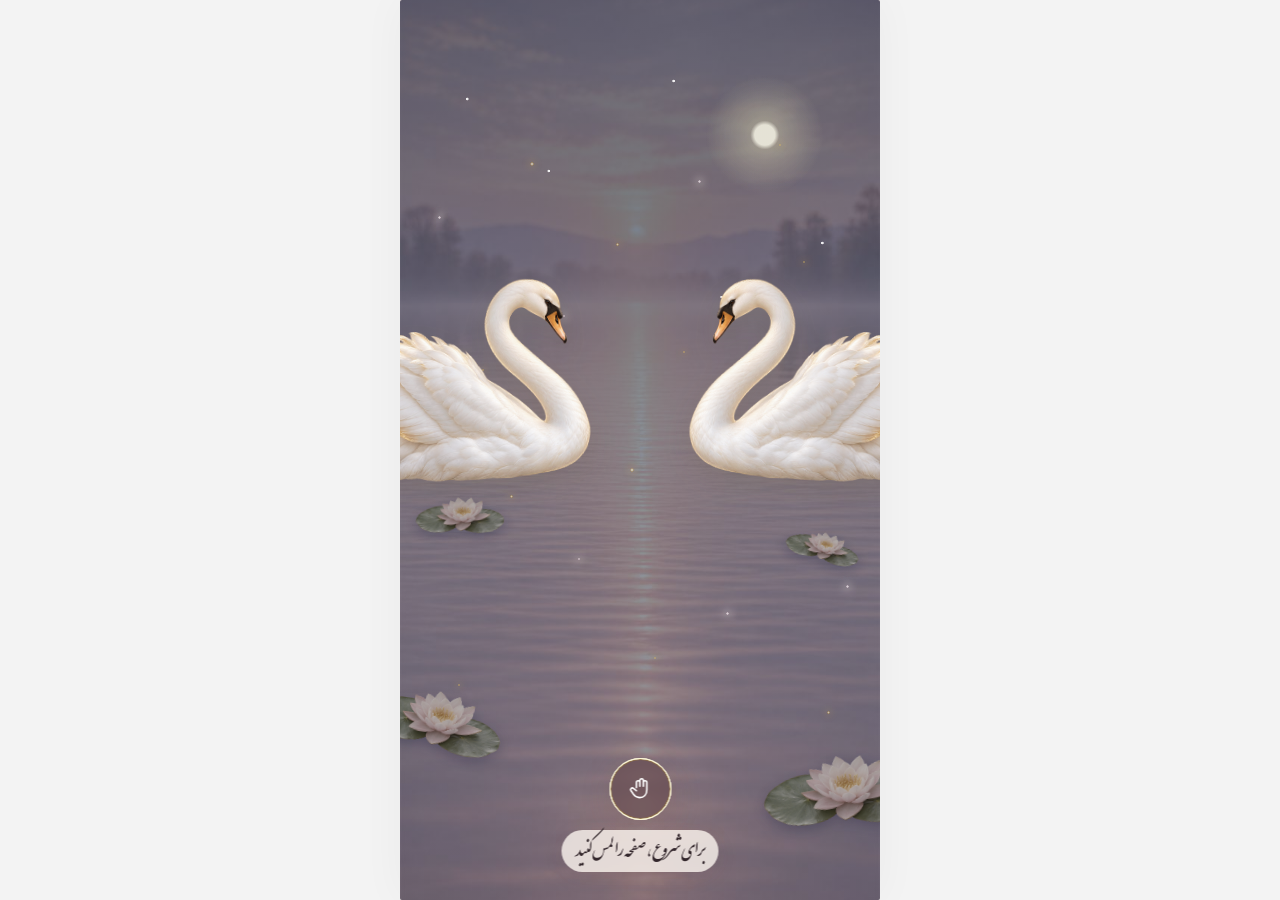
<file: index.html>
<!doctype html>
<html lang="fa" dir="rtl">
  <head>
    <meta charset="UTF-8" />
    <base href="/" />
    <meta name="viewport" content="width=device-width, initial-scale=1, viewport-fit=cover" />
    <meta name="theme-color" content="#f3f3f3" />
    <meta name="description" content="دعوت‌نامه عروسی" />
    <title>دعوت‌نامه عروسی ما</title>
    <link rel="preload" href="./src/fonts/IranNastaliq.ttf" as="font" type="font/ttf" crossorigin />
    <link rel="preload" href="./src/assets/swan-lake-background-mobile.jpg" as="image" fetchpriority="high" />
    <link rel="stylesheet" href="./styles.css?v=20261029-2" />
  </head>
  <body class="is-loading">
    <div class="app-loader" id="app-loader" role="status" aria-live="polite" aria-label="در حال آماده‌سازی دعوت‌نامه">
      <div class="app-loader__mark" aria-hidden="true"></div>
      <p>در حال آماده‌سازی دعوت‌نامه…</p>
      <div class="app-loader__track" aria-hidden="true"><i id="loader-progress"></i></div>
      <small id="loader-percent">۰٪</small>
    </div>

    <main class="invitation-app" aria-hidden="true">
      <div class="paper" id="invitation">
        <div class="lake-lilies" aria-hidden="true">
          <span class="lake-lily lake-lily--far-left"><img src="./src/assets/pink-water-lily-mobile.png" alt="" width="480" height="320" decoding="async" draggable="false"></span>
          <span class="lake-lily lake-lily--far-right"><img src="./src/assets/pink-water-lily-mobile.png" alt="" width="480" height="320" decoding="async" draggable="false"></span>
          <span class="lake-lily lake-lily--near-left"><img src="./src/assets/pink-water-lily-mobile.png" alt="" width="480" height="320" decoding="async" draggable="false"></span>
          <span class="lake-lily lake-lily--near-right"><img src="./src/assets/pink-water-lily-mobile.png" alt="" width="480" height="320" decoding="async" draggable="false"></span>
        </div>

        <div class="opening-particles" aria-hidden="true"></div>
        <div class="water-touch-effects" aria-hidden="true"></div>

        <button class="swans" type="button" aria-label="نزدیک کردن قوها و باز کردن دعوت‌نامه" aria-controls="invitation" aria-expanded="false">
          <span class="swans__heart-glow" aria-hidden="true"></span>
          <span class="swan swan--left" aria-hidden="true">
            <img src="./src/assets/white-swan-mobile.png" alt="" width="720" height="480" decoding="async" fetchpriority="high" draggable="false" />
          </span>
          <span class="swan swan--right" aria-hidden="true">
            <img src="./src/assets/white-swan-mobile.png" alt="" width="720" height="480" decoding="async" fetchpriority="high" draggable="false" />
          </span>
        </button>

        <div class="tap-cue" aria-hidden="true">
          <span class="tap-cue__circle">
            <i></i>
            <svg viewBox="0 0 24 24"><path d="M8.8 11.2V6.7a1.55 1.55 0 0 1 3.1 0v3.2-5a1.55 1.55 0 0 1 3.1 0v5-3.2a1.55 1.55 0 0 1 3.1 0v6.4c0 4.2-2.6 7-6.5 7-2.6 0-4.1-1.1-5.5-3.1l-2.2-3.2a1.5 1.5 0 0 1 2.3-1.9l2.6 2.1"/></svg>
          </span>
          <p>برای شروع، صفحه را لمس کنید</p>
        </div>
      </div>

      <article class="wedding-card" id="wedding-card" aria-labelledby="guest-heading" hidden>
        <div class="wedding-card__frame">
          <div class="card-particles" aria-hidden="true"></div>
          <div class="story-thread" aria-hidden="true">
            <span class="story-thread__rail"></span>
            <i class="story-thread__marker" data-story-target=".guest"></i>
            <i class="story-thread__marker" data-story-target=".hero-cutout"></i>
            <i class="story-thread__marker" data-story-target=".countdown"></i>
            <i class="story-thread__marker" data-story-target=".couple"></i>
            <i class="story-thread__marker" data-story-target=".celebration"></i>
            <i class="story-thread__marker" data-story-target=".rsvp"></i>
            <i class="story-thread__marker" data-story-target=".card-footer"></i>
            <i class="story-thread__marker" data-story-target=".venue-finale"></i>
          </div>

          <header class="guest">
            <span class="orchid-decor orchid-decor--card-top" aria-hidden="true">
              <img src="./src/assets/pink-orchid-branch-mobile.png" alt="" width="640" height="427" loading="eager" decoding="async" draggable="false">
            </span>
            <h1 id="guest-heading" tabindex="-1"><bdi id="guest-name">مهمان گرامی</bdi></h1>
            <p id="guest-companions">به همراه خانوادهٔ محترم</p>
            <span class="card-flourish" aria-hidden="true">✦</span>
          </header>

          <figure class="hero-cutout">
            <img src="./src/assets/hands-bouquet-cutout-mobile.png" alt="دستان عروس و داماد در کنار دسته‌گل سفید" width="900" height="675" loading="lazy" decoding="async">
          </figure>

          <section class="countdown" aria-labelledby="countdown-heading">
            <span class="orchid-decor orchid-decor--countdown" aria-hidden="true">
              <img src="./src/assets/pink-orchid-branch-mobile.png" alt="" width="640" height="427" loading="lazy" decoding="async" draggable="false">
            </span>
            <h2 id="countdown-heading">تا روزِ عروسی‌مان</h2>
            <dl class="countdown__digits" role="timer" aria-live="off" aria-label="زمان باقی‌مانده تا جشن عروسی">
              <div><dt>روز</dt><dd id="countdown-days">—</dd></div>
              <div><dt>ساعت</dt><dd id="countdown-hours">—</dd></div>
              <div><dt>دقیقه</dt><dd id="countdown-minutes">—</dd></div>
              <div><dt>ثانیه</dt><dd id="countdown-seconds">—</dd></div>
            </dl>
            <p class="countdown__status" id="countdown-status" role="status">تاریخ مراسم به‌زودی ثبت می‌شود</p>
          </section>

          <section class="couple" aria-labelledby="couple-heading">
            <span class="portrait-petals" aria-hidden="true">
              <i class="portrait-petal portrait-petal--one"></i>
              <i class="portrait-petal portrait-petal--two"></i>
              <i class="portrait-petal portrait-petal--three"></i>
              <i class="portrait-petal portrait-petal--four"></i>
              <i class="portrait-petal portrait-petal--five"></i>
            </span>
            <div class="couple__portrait">
              <h2 id="couple-heading" class="couple__names">
                <span class="couple__first-names"><span class="couple__person"><span id="bride-name">فرزانه</span></span><span class="couple__and">و</span><span class="couple__person"><span id="groom-name">رضا</span></span></span>
                <span class="couple__family-line"><span class="couple__family" id="bride-family">بخشی</span><span class="couple__family-separator" aria-hidden="true">•</span><span class="couple__family" id="groom-family">تناکی زاده</span></span>
              </h2>
              <div class="card-divider" aria-hidden="true"><span>✦</span></div>
              <p class="invitation-copy" id="invitation-copy">به نام خالق عشق

تبسم عشق گوشه‌ای از نگاه خداست
با نگاه او آغاز می‌کنیم…</p>
            </div>
          </section>

          <section class="celebration" aria-label="زمان و مکان مراسم">
            <span class="orchid-decor orchid-decor--celebration" aria-hidden="true">
              <img src="./src/assets/pink-orchid-branch-mobile.png" alt="" width="640" height="427" loading="lazy" decoding="async" draggable="false">
            </span>
            <div class="celebration__date">
              <svg viewBox="0 0 24 24" aria-hidden="true"><rect x="4" y="5" width="16" height="16" rx="1"/><path d="M8 3v4M16 3v4M4 10h16M8 14h3M13 14h3M8 17h3"/></svg>
              <h2>وعدهٔ ما</h2>
              <time id="wedding-date">تاریخ مراسم</time>
              <p id="wedding-time">ساعت مراسم</p>
            </div>
            <div class="celebration__venue">
              <h2 id="venue-name">نام محل برگزاری</h2>
              <address id="venue-address">نشانی محل برگزاری مراسم اینجا قرار می‌گیرد.</address>
              <div class="venue-map">
                <iframe title="موقعیت تالار مجلل معین روی نقشهٔ نشان" src="https://neshan.org/maps/iframe/places/a00a3b914e5c653f17662cf4eeb15973#c32.830-59.225-15z-0p/32.830150399999994/59.2193177" width="600" height="450" allowfullscreen loading="lazy" referrerpolicy="strict-origin-when-cross-origin"></iframe>
              </div>
              <a class="location-link" id="neshan-link" aria-disabled="true" aria-describedby="location-note" tabindex="-1" target="_blank" rel="noopener noreferrer">
                <svg viewBox="0 0 24 24" aria-hidden="true"><path d="M19 10c0 5-7 11-7 11S5 15 5 10a7 7 0 1 1 14 0Z"/><circle cx="12" cy="10" r="2.5"/></svg>
                مسیریابی با نشان
                <svg class="location-link__arrow" viewBox="0 0 24 24" aria-hidden="true"><path d="M19 12H5M11 6l-6 6 6 6"/></svg>
              </a>
              <p class="location-note" id="location-note">لینک نشان پس از ثبت مکان فعال می‌شود.</p>
            </div>
          </section>

          <section class="rsvp" aria-labelledby="rsvp-heading">
            <span class="orchid-decor orchid-decor--card-bottom" aria-hidden="true">
              <img src="./src/assets/pink-orchid-branch-mobile.png" alt="" width="640" height="427" loading="lazy" decoding="async" draggable="false">
            </span>
            <span class="rsvp__mark" aria-hidden="true">✦</span>
            <h2 id="rsvp-heading">آیا افتخار میزبانی شما را داریم؟</h2>
            <p class="rsvp__lead">لطفاً حضور خود را به ما اطلاع دهید</p>
            <div class="rsvp__choices" role="group" aria-labelledby="rsvp-heading">
              <button class="rsvp__choice" type="button" data-rsvp="yes" aria-pressed="false">
                <svg viewBox="0 0 24 24" aria-hidden="true"><path d="m5 12 4 4L19 6"/></svg>
                <span>با افتخار، می‌آییم</span>
              </button>
              <button class="rsvp__choice" type="button" data-rsvp="no" aria-pressed="false">
                <svg viewBox="0 0 24 24" aria-hidden="true"><path d="m7 7 10 10M17 7 7 17"/></svg>
                <span>متأسفانه نمی‌توانیم</span>
              </button>
            </div>
            <p class="rsvp__feedback" id="rsvp-feedback" role="status" aria-live="polite"></p>
          </section>

          <footer class="card-footer"><span aria-hidden="true">✦</span><p>به امید دیدارتان در زیباترین شب زندگی‌مان</p></footer>

          <figure class="venue-finale">
            <img src="./src/assets/venue-moein-cutout.webp" alt="نمای ساختمان تالار مجلل معین" width="1200" height="799" loading="lazy" decoding="async">
          </figure>
        </div>
      </article>

      <button class="scroll-prompt" id="scroll-prompt" type="button" aria-label="رفتن به ادامهٔ دعوت‌نامه" aria-controls="countdown-heading" hidden>
        <span class="scroll-prompt__text">کمی پایین‌تر، قصهٔ ما ادامه دارد…</span>
        <span class="scroll-prompt__trail" aria-hidden="true"><i></i></span>
      </button>

      <button class="music-toggle" id="music-toggle" type="button" data-state="paused" aria-label="پخش موسیقی" aria-pressed="false" title="پخش موسیقی" hidden>
        <span class="music-toggle__play" aria-hidden="true"></span>
        <span class="music-toggle__equalizer" aria-hidden="true"><i></i><i></i><i></i></span>
      </button>
    </main>
    <audio
      id="invitation-music"
      preload="metadata"
      playsinline
      src="./src/assets/sokoote-asheghane.mp3"
    ></audio>
    <noscript><p class="noscript-message">برای باز کردن کارت دعوت، لطفاً جاوااسکریپت مرورگر را فعال کنید.</p></noscript>
    <script type="module" src="./script.js?v=20261029-1"></script>
  </body>
</html>
</file>
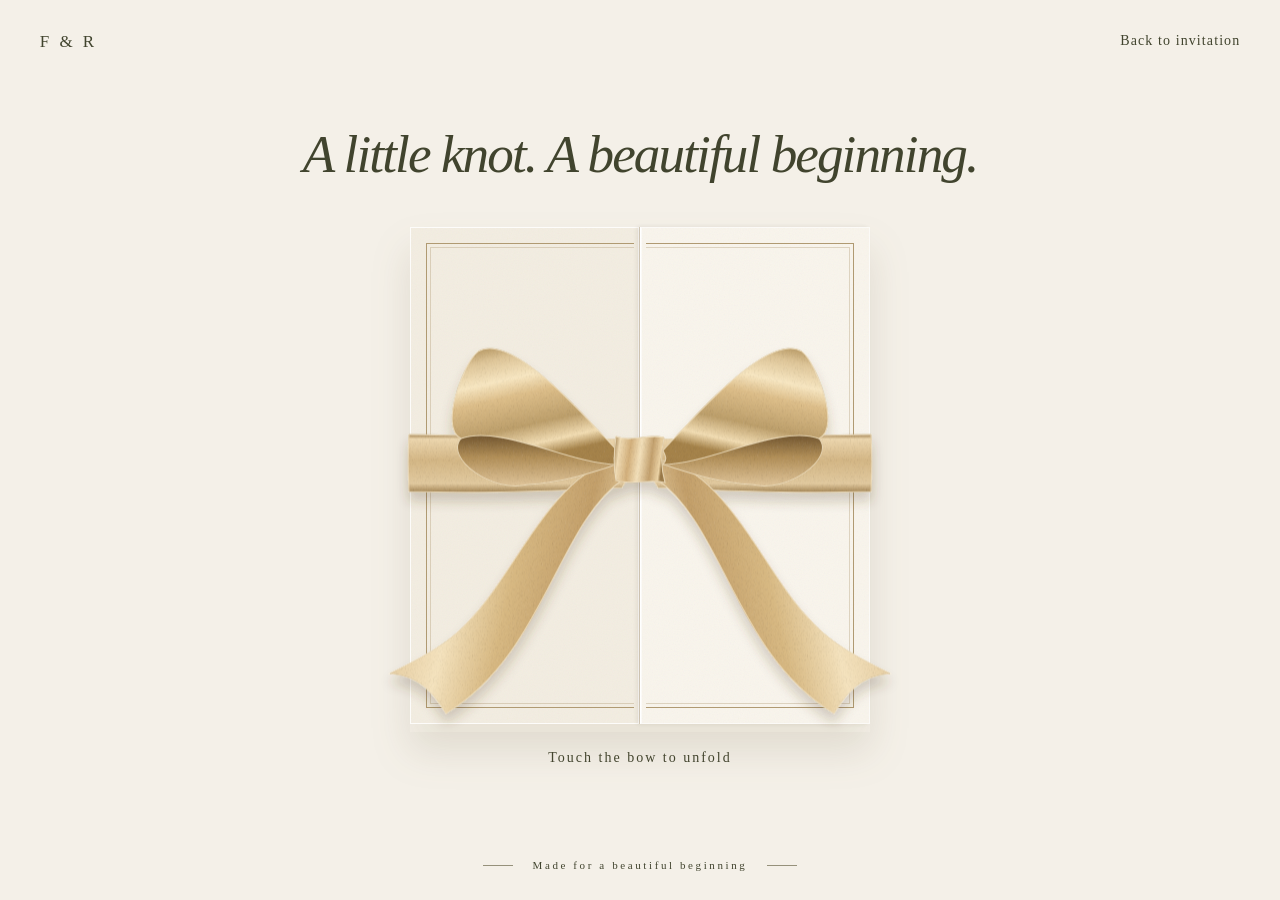
<file: bow-opening.html>
<!doctype html>
<html lang="en">
  <head>
    <meta charset="UTF-8" />
    <meta name="viewport" content="width=device-width, initial-scale=1, viewport-fit=cover" />
    <meta name="theme-color" content="#f4f0e8" />
    <title>A beautiful beginning — Bow opening</title>
    <link rel="stylesheet" href="./bow-opening.css" />
  </head>
  <body>
    <header class="page-header"><a class="monogram" href="./index.html" aria-label="Wedding invitation">F &amp; R</a><a class="back-link" href="./index.html">Back to invitation</a></header>
    <main>
      <h1>A little knot. <span>A beautiful beginning.</span></h1>
      <div class="scene" data-state="closed">
        <div class="envelope">
          <section class="reveal" id="reveal" aria-hidden="true" inert>
            <div class="reveal__ornament" aria-hidden="true">✧</div>
            <p class="reveal__intro" lang="fa" dir="rtl">آغاز یک قصهٔ عاشقانه</p>
            <h2 tabindex="-1" lang="fa" dir="rtl"><span id="bride">فرزانه</span><em>و</em><span id="groom">رضا</span></h2>
            <div class="reveal__rule" aria-hidden="true"></div>
            <p class="reveal__date" id="wedding-date" lang="fa" dir="rtl"></p>
            <a class="invitation-link" href="./index.html#wedding-card">View invitation <svg viewBox="0 0 24 24" aria-hidden="true"><path d="M4 12h15m-5-5 5 5-5 5"/></svg></a>
          </section>
          <div class="door door--left" aria-hidden="true"></div>
          <div class="door door--right" aria-hidden="true"></div>
        </div>
        <div class="ribbon-stage" aria-hidden="true">
          <svg class="silk" viewBox="-350 -260 700 650" fill="none" xmlns="http://www.w3.org/2000/svg">
            <defs>
              <linearGradient id="silk-loop" x1="0" y1="0" x2=".32" y2="1">
                <stop stop-color="#a7864d"/><stop offset=".16" stop-color="#dfc698"/><stop offset=".34" stop-color="#f9e8c3"/><stop offset=".48" stop-color="#dfc08b"/><stop offset=".73" stop-color="#bea06b"/><stop offset=".89" stop-color="#f4dfb5"/><stop offset="1" stop-color="#a68349"/>
              </linearGradient>
              <linearGradient id="silk-tail" x1="0" y1=".35" x2="1" y2=".6">
                <stop stop-color="#a98854"/><stop offset=".12" stop-color="#e9d1a6"/><stop offset=".3" stop-color="#f6e4bf"/><stop offset=".52" stop-color="#d9ba83"/><stop offset=".77" stop-color="#c4a06a"/><stop offset=".95" stop-color="#ead3a6"/><stop offset="1" stop-color="#f9e5bc"/>
              </linearGradient>
              <linearGradient id="silk-back" x1="0" y1="0" x2="0" y2="1"><stop stop-color="#6d512b"/><stop offset=".45" stop-color="#b28f57"/><stop offset="1" stop-color="#e1c69b"/></linearGradient>
              <linearGradient id="silk-band" x1="0" y1="0" x2="0" y2="1"><stop stop-color="#a78858"/><stop offset=".08" stop-color="#eed8af"/><stop offset=".45" stop-color="#d5b886"/><stop offset=".85" stop-color="#e3cba0"/><stop offset="1" stop-color="#a58655"/></linearGradient>
              <linearGradient id="silk-knot" x1="0" y1="0" x2="1" y2=".12"><stop stop-color="#9d7c49"/><stop offset=".13" stop-color="#f2ddb5"/><stop offset=".34" stop-color="#d4b17c"/><stop offset=".55" stop-color="#f5e2bc"/><stop offset=".78" stop-color="#c4a16d"/><stop offset=".95" stop-color="#eed5a7"/><stop offset="1" stop-color="#9d7c49"/></linearGradient>
              <filter id="fabric" x="-5%" y="-5%" width="110%" height="110%"><feTurbulence baseFrequency=".75 .24" numOctaves="2" seed="8" result="grain"/><feColorMatrix in="grain" type="saturate" values="0"/><feComposite in2="SourceGraphic" operator="in"/><feBlend in="SourceGraphic" mode="soft-light"/></filter>
              <filter id="shadow" x="-70%" y="-70%" width="240%" height="240%"><feDropShadow dx="0" dy="9" stdDeviation="6" flood-color="#554023" flood-opacity=".22"/></filter>
            </defs>
            <g id="ribbon-pieces" filter="url(#shadow)"></g>
          </svg>
        </div>
        <button class="bow-hit" type="button" aria-label="Untie the bow and open the invitation" aria-controls="reveal" aria-expanded="false"></button>
      </div>
      <div class="interaction-caption"><p id="hint">Touch the bow to unfold</p><button class="replay" type="button" hidden><svg viewBox="0 0 24 24" aria-hidden="true"><path d="M4 10a8 8 0 1 1 1 7M4 4v6h6"/></svg>Tie it once more</button><button class="motion-preview" type="button" hidden>Preview full animation</button></div>
      <p class="sr-only" role="status" id="animation-status"></p>
    </main>
    <footer><span></span>Made for a beautiful beginning<span></span></footer>
    <noscript><p class="noscript">Please enable JavaScript to untie the bow, or <a href="./index.html">view the invitation</a>.</p></noscript>
    <script type="module" src="./bow-opening.js"></script>
  </body>
</html>
</file>
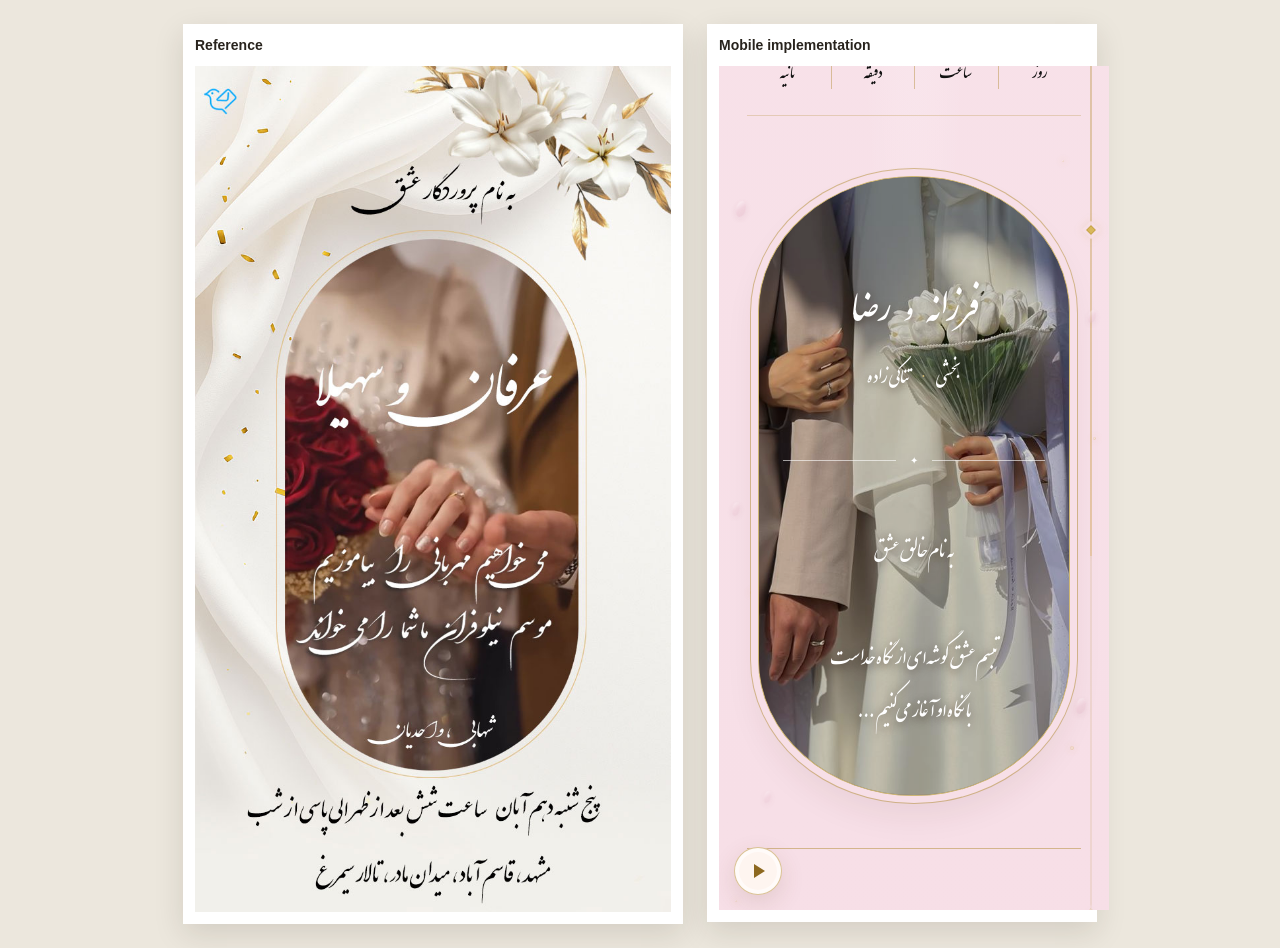
<file: docs/qa-compare.html>
<!doctype html>
<html lang="en">
  <head>
    <meta charset="utf-8">
    <meta name="viewport" content="width=device-width, initial-scale=1">
    <title>Arched photo comparison</title>
    <style>
      * { box-sizing: border-box; }
      body { margin: 0; background: #ece7dd; color: #28231d; font: 700 14px/1.4 Arial, sans-serif; }
      main { display: grid; grid-template-columns: 500px 390px; gap: 24px; justify-content: center; align-items: start; padding: 24px; }
      figure { margin: 0; padding: 12px; background: #fff; box-shadow: 0 10px 28px #281e1220; }
      figcaption { margin-bottom: 10px; }
      img { display: block; width: 100%; height: auto; }
      iframe { display: block; width: 390px; height: 844px; border: 0; background: #fff; }
    </style>
  </head>
  <body>
    <main>
      <figure>
        <figcaption>Reference</figcaption>
        <img src="./reference-arched-photo.jpg" alt="Reference invitation design">
      </figure>
      <figure>
        <figcaption>Mobile implementation</figcaption>
        <iframe id="implementation" src="../index.html#wedding-card" title="Mobile implementation"></iframe>
      </figure>
    </main>
    <script>
      const frame = document.querySelector("#implementation");
      frame.addEventListener("load", () => {
        window.setTimeout(() => {
          frame.contentDocument.querySelector(".couple")?.scrollIntoView({ block: "center" });
        }, 700);
      });
    </script>
  </body>
</html>
</file>
<file: styles.css>
@font-face {
  font-family: "Iran Nastaliq";
  src: url("./src/fonts/IranNastaliq.ttf") format("truetype");
  font-style: normal;
  font-weight: 400;
  font-display: swap;
}

@font-face {
  font-family: "Wedding Nastaliq";
  src: url("./src/fonts/NotoNastaliqUrdu-Variable.ttf") format("truetype");
  font-style: normal;
  font-weight: 400 700;
  font-display: swap;
}

:root {
  color-scheme: light;
  --paper: #f7dfe7;
  --paper-light: #fce9ef;
  --pink-canvas: #f3f3f3;
  --ink: #111;
  --gold: #b18c32;
  --gold-soft: #cfb772;
  --orchid-pink: #d79aaa;
  --orchid-shadow: #7b45551f;
  --opening-duration: 2800ms;
  font-family: "Iran Nastaliq", "Wedding Nastaliq", "Noto Nastaliq Urdu", serif;
}

* {
  box-sizing: border-box;
}

[hidden] { display: none !important; }

html,
body {
  width: 100%;
  min-height: 100%;
  margin: 0;
  overflow: hidden;
  background: var(--pink-canvas);
}

html {
  scroll-behavior: smooth;
  scrollbar-color: var(--gold) #f3dfe5;
  scrollbar-gutter: auto;
  scrollbar-width: thin;
}

html::-webkit-scrollbar { width: 10px; }

html::-webkit-scrollbar-track {
  background: linear-gradient(180deg, #fff8fa, #efd8df);
  border-inline-start: 1px solid #b18c3224;
}

html::-webkit-scrollbar-thumb {
  min-height: 54px;
  border: 2px solid #f3dfe5;
  border-radius: 999px;
  background: linear-gradient(180deg, var(--gold-soft), var(--gold));
  box-shadow: inset 0 0 0 1px #ffffff54;
}

html::-webkit-scrollbar-thumb:hover {
  background: linear-gradient(180deg, #c4a855, #967323);
}

button,
input,
textarea,
select {
  font: inherit;
}

.invitation-app {
  min-height: 100vh;
  min-height: 100svh;
  display: grid;
  place-items: center;
  background: var(--pink-canvas);
}

.app-loader {
  position: fixed;
  z-index: 100;
  inset: 0;
  display: grid;
  place-content: center;
  justify-items: center;
  gap: 18px;
  padding: 28px;
  color: #4f3540;
  background:
    radial-gradient(circle at 50% 42%, #fff9fb 0 10%, transparent 38%),
    linear-gradient(145deg, #f9e9ee, #f3dce4);
  opacity: 1;
  visibility: visible;
  transition: opacity .65s ease, visibility .65s ease;
}

.app-loader__mark {
  position: relative;
  width: 98px;
  height: 98px;
  display: flex;
  align-items: center;
  justify-content: center;
  gap: 8px;
  border: 1px solid #b18c3270;
  border-radius: 50%;
  color: #9a7428;
  font-size: 25px;
  background: #fff9fbcf;
  box-shadow: 0 14px 40px #7f4f5c16, inset 0 0 0 7px #fff;
}

.app-loader__mark::before,
.app-loader__mark::after {
  content: "";
  position: absolute;
  inset: -8px;
  border: 1px solid transparent;
  border-top-color: var(--gold);
  border-radius: 50%;
  animation: loader-orbit 1.7s linear infinite;
}

.app-loader__mark::after {
  inset: -15px;
  border-top-color: transparent;
  border-right-color: #d79aaa;
  animation-duration: 2.6s;
  animation-direction: reverse;
}

.app-loader p { margin: 8px 0 0; font-size: clamp(20px, 5.6vw, 25px); text-align: center; }
.app-loader small { min-width: 38px; color: #8a6a25; font: 600 13px/1 Tahoma, sans-serif; text-align: center; }
.app-loader__track { width: min(68vw, 240px); height: 3px; overflow: hidden; border-radius: 99px; background: #c99cac3d; }
.app-loader__track i { display: block; width: 0; height: 100%; border-radius: inherit; background: linear-gradient(90deg, #d79aaa, var(--gold)); transition: width .35s ease; }

body.is-loading { overflow: hidden; }
body.is-loading .invitation-app { opacity: 0; }
body.is-ready .app-loader { opacity: 0; visibility: hidden; pointer-events: none; }
.invitation-app { opacity: 1; transition: opacity .8s ease .18s; }

.paper {
  position: relative;
  isolation: isolate;
  width: min(100vw, 480px);
  height: 100vh;
  height: 100svh;
  min-height: 0;
  overflow: hidden;
  color: var(--ink);
  background: #efd0cb url("./src/assets/swan-lake-background-mobile.jpg") center / cover no-repeat;
  box-shadow: 0 0 45px #0000000a;
  opacity: 1;
  filter: blur(0) saturate(1);
  transform: scale(1);
  transition:
    opacity 850ms cubic-bezier(.4, 0, .2, 1),
    filter 900ms ease,
    transform 1050ms cubic-bezier(.22, .61, .36, 1);
  will-change: opacity, filter, transform;
}

.paper.is-departing {
  opacity: 0;
  filter: blur(8px) saturate(.86);
  transform: scale(1.025);
  pointer-events: none;
}

.invitation-is-transitioning .paper {
  position: fixed;
  z-index: 20;
  inset: 0;
  margin: auto;
}

.paper::before,
.paper::after {
  content: "";
  position: absolute;
  z-index: 1;
  inset: 0;
  pointer-events: none;
  transition: background 1.2s ease, opacity 1.2s ease;
}

.paper::before {
  background: linear-gradient(180deg, #fff4df12, #eebdc40a);
}

.paper::after {
  opacity: .75;
  animation: ambience-glow 8s ease-in-out infinite alternate;
}

.paper[data-ambience="morning"]::before {
  background: linear-gradient(180deg, #fff6d826 0%, #ffe4c819 46%, #fff9f20d 100%);
}

.paper[data-ambience="morning"]::after {
  background: radial-gradient(circle at 43% 25%, #fffce08f 0 2%, #ffe7a83d 8%, transparent 25%);
}

.paper[data-ambience="day"]::before {
  background: linear-gradient(180deg, #e6f6ff20 0%, #fffaf01f 52%, #f8dfe012 100%);
}

.paper[data-ambience="day"]::after {
  background: radial-gradient(circle at 48% 27%, #fffef0a3 0 1.5%, #fff5c747 7%, transparent 23%);
}

.paper[data-ambience="evening"]::before {
  background: linear-gradient(180deg, #c891b21a 0%, #f6b6ab17 48%, #a66f8a12 100%);
}

.paper[data-ambience="evening"]::after {
  background: radial-gradient(circle at 50% 31%, #fff2c370 0 2%, #ecb26b2e 10%, transparent 27%);
}

.paper[data-ambience="night"]::before {
  background: linear-gradient(180deg, #10203e9e 0%, #2633538c 47%, #312d4c80 100%);
}

.paper[data-ambience="night"]::after {
  opacity: .9;
  background:
    radial-gradient(circle at 76% 15%, #fffdebe8 0 1.2%, #efe8ba5c 1.7%, transparent 7%),
    radial-gradient(circle at 14% 11%, #fff 0 1px, transparent 1.7px),
    radial-gradient(circle at 31% 19%, #fff 0 1px, transparent 1.6px),
    radial-gradient(circle at 57% 9%, #fff 0 1px, transparent 1.6px),
    radial-gradient(circle at 88% 27%, #fff 0 1px, transparent 1.6px),
    radial-gradient(circle at 67% 33%, #fff 0 1px, transparent 1.5px);
}

.paper[data-ambience="night"] .lake-lily img {
  filter: saturate(.58) brightness(.78) drop-shadow(0 5px 7px #0e163952);
}

.lake-lilies {
  position: absolute;
  z-index: 3;
  inset: 0;
  overflow: hidden;
  pointer-events: none;
}

.opening-particles {
  position: absolute;
  z-index: 4;
  inset: 0;
  overflow: hidden;
  pointer-events: none;
  -webkit-mask-image: linear-gradient(to bottom, transparent 5%, #000 16%, #000 88%, transparent 98%);
  mask-image: linear-gradient(to bottom, transparent 5%, #000 16%, #000 88%, transparent 98%);
  transition: opacity .45s ease;
}

.opening-particle {
  position: absolute;
  left: var(--x);
  top: var(--y);
  width: var(--size);
  height: var(--size);
  border-radius: 50%;
  opacity: .58;
  box-shadow: 0 0 7px 2px #d7ae5552;
  animation: water-dust-float var(--duration) ease-in-out var(--delay) infinite alternate;
  transition:
    left 2.95s cubic-bezier(.55, 0, .18, 1),
    top 2.95s cubic-bezier(.55, 0, .18, 1),
    opacity .55s ease 2.95s;
  will-change: left, top, transform, opacity;
}

.opening-particle--gold {
  background: radial-gradient(circle, #fffdf5 0 18%, #e7c467 42%, #b8892770 70%, transparent 74%);
}

.opening-particle--pearl {
  opacity: .68;
  background: radial-gradient(circle, #fff 0 24%, #fbeaf0 44%, #d9c5d08a 69%, transparent 74%);
  box-shadow: 0 0 8px 2px #fff7f0a3;
}

.paper.is-opening .opening-particle {
  left: calc(50% + var(--target-x));
  top: calc(33% + var(--target-y));
  opacity: 0;
}

.paper.is-open .opening-particles { opacity: 0; }

.water-touch-effects {
  position: absolute;
  z-index: 4;
  inset: 0;
  overflow: hidden;
  pointer-events: none;
}

.touch-effect {
  position: absolute;
  width: 1px;
  height: 1px;
  pointer-events: none;
}

.touch-ripple,
.touch-ripple::after {
  position: absolute;
  left: 50%;
  top: 50%;
  width: 94px;
  height: 30px;
  border: 1px solid #d9b65eb8;
  border-radius: 50%;
  transform: translate(-50%, -50%) scale(.12);
  opacity: 0;
  box-shadow: 0 0 11px #fff8df57;
  animation: touch-ripple-expand 1.45s cubic-bezier(.16, 1, .3, 1) both;
}

.touch-ripple::after {
  content: "";
  width: 76px;
  height: 24px;
  animation-delay: .16s;
}

.touch-spark {
  position: absolute;
  left: 0;
  top: 0;
  width: 4px;
  height: 4px;
  border-radius: 50%;
  background: #f3d47d;
  box-shadow: 0 0 8px 2px #ffe8a05c;
  animation: touch-spark-rise 1.15s ease-out both;
}

.touch-spark:nth-of-type(2) { animation-delay: .08s; }
.touch-spark:nth-of-type(3) { animation-delay: .16s; }

.lake-lily {
  position: absolute;
  display: block;
  transform-origin: center;
}

.lake-lily img {
  display: block;
  width: 100%;
  height: auto;
  opacity: .86;
  filter: saturate(.72) brightness(1.08) drop-shadow(0 5px 5px #80575020);
}

.lake-lily--far-left {
  top: 54%;
  left: 3%;
  width: 19%;
  transform: rotate(-7deg) scaleY(.76);
  filter: blur(.25px);
}

.lake-lily--far-right {
  top: 58%;
  right: 4%;
  width: 16%;
  transform: rotate(9deg) scaleY(.73);
  filter: blur(.35px);
}

.lake-lily--near-left {
  top: 75%;
  left: -7%;
  width: 29%;
  transform: rotate(8deg) scaleY(.8);
}

.lake-lily--near-right {
  top: 82%;
  right: -9%;
  width: 34%;
  transform: rotate(-11deg) scaleY(.82);
}

.gold-dust {
  position: absolute;
  z-index: 1;
  width: 4px;
  height: 4px;
  border-radius: 50%;
  background: var(--gold-soft);
  box-shadow: 18px 31px 0 -1px var(--gold), 37px 15px 0 -1.5px var(--gold-soft), 51px 54px 0 -1px var(--gold), 70px 5px 0 -1.4px var(--gold-soft);
  opacity: .65;
  pointer-events: none;
}

.gold-dust--one { top: 24%; left: 6%; }
.gold-dust--two { right: 14%; bottom: 16%; transform: rotate(155deg); }

.orchid-decor {
  position: absolute;
  display: block;
  pointer-events: none;
  user-select: none;
  will-change: opacity, transform, filter;
}

.orchid-decor img {
  display: block;
  width: 100%;
  height: auto;
  filter: drop-shadow(0 12px 16px var(--orchid-shadow));
  animation: orchid-sway 10s ease-in-out infinite alternate;
  will-change: translate, rotate;
}

.orchid-decor--intro-top {
  --orchid-opacity: .78;
  z-index: 2;
  top: -32px;
  right: -74px;
  width: min(54vw, 246px);
  opacity: var(--orchid-opacity);
  transform: rotate(9deg);
  animation: orchid-reveal 1.9s cubic-bezier(.22,.61,.36,1) both .15s;
}

.orchid-decor--intro-bottom {
  --orchid-opacity: .48;
  z-index: 2;
  bottom: 68px;
  left: -86px;
  width: min(42vw, 188px);
  opacity: var(--orchid-opacity);
  transform: scaleX(-1) rotate(8deg);
  animation: orchid-reveal 2.2s cubic-bezier(.22,.61,.36,1) both .55s;
}

.orchid-decor--intro-side {
  --orchid-opacity: .3;
  z-index: 2;
  top: 22%;
  left: -88px;
  width: min(36vw, 154px);
  opacity: var(--orchid-opacity);
  transform: scaleX(-1) rotate(-12deg);
  animation: orchid-reveal 2.35s cubic-bezier(.22,.61,.36,1) both .82s;
}

.water-scene {
  position: absolute;
  z-index: 3;
  inset: 36% 0 0;
  overflow: hidden;
  pointer-events: none;
  background:
    repeating-linear-gradient(0deg, transparent 0 15px, #f7fdff38 16px, transparent 18px 30px),
    linear-gradient(180deg, transparent 0%, #d8eaf06b 17%, #c9e0e978 54%, #dfccd96e 100%);
  border-top: 0;
  box-shadow: inset 0 24px 38px -31px #77aabd9e;
  opacity: .96;
  transition: opacity 1.5s ease .1s, filter 1.65s ease .1s;
}

.water-scene::after {
  content: "";
  position: absolute;
  inset: 0;
  z-index: 1;
  background: linear-gradient(180deg, transparent 0 6%, #f8fdff38 7%, transparent 9% 100%);
  background-size: 100% 34px;
  opacity: .9;
  animation: water-shimmer 8s ease-in-out infinite alternate;
}

.water-reflection {
  position: absolute;
  z-index: 0;
  top: 19%;
  width: 76%;
  height: 48%;
  overflow: hidden;
  opacity: .4;
  filter: blur(1.1px) grayscale(.28) saturate(.45) sepia(.06) brightness(.64);
  mix-blend-mode: multiply;
  -webkit-mask-image: linear-gradient(180deg, #000 0%, #0009 32%, transparent 92%);
  mask-image: linear-gradient(180deg, #000 0%, #0009 32%, transparent 92%);
}

.water-reflection img {
  display: block;
  width: 100%;
  height: auto;
  transform: scaleY(-1);
  transform-origin: center center;
}

.water-reflection--left {
  left: -27%;
  transform: translateX(-7%) scale(.92) rotate(1deg);
}

.water-reflection--right {
  right: -27%;
  transform: translateX(7%) scale(.92) rotate(-1deg);
}

.water-reflection--right img { transform: scale(-1, -1); }

.water-ripple {
  position: absolute;
  z-index: 1;
  height: 10px;
  border: 1px solid #83adbd57;
  border-block-color: #f7fdff8a;
  border-radius: 50%;
  opacity: .55;
  animation: ripple-breathe 5.6s ease-in-out infinite;
}

.water-ripple--one { top: 22%; left: 8%; width: 40%; }
.water-ripple--two { top: 25%; right: 5%; width: 34%; animation-delay: -2.2s; }

.water-lily {
  position: absolute;
  z-index: 2;
  display: block;
  filter: drop-shadow(0 8px 9px #68445021);
  animation: lily-float 7s ease-in-out infinite alternate;
  will-change: transform;
}

.water-lily img { display: block; width: 100%; height: auto; }
.water-lily--one { left: -5%; top: 35%; width: min(43vw, 188px); transform: rotate(-5deg); }
.water-lily--two { right: 9%; top: 47%; width: min(29vw, 128px); transform: rotate(5deg); animation-delay: -2.8s; }
.water-lily--three { right: 22%; top: 61%; width: min(20vw, 86px); transform: rotate(-3deg); animation-delay: -4.4s; opacity: .86; }

.water-foreground {
  position: absolute;
  z-index: 6;
  inset: 48% 0 27%;
  overflow: hidden;
  pointer-events: none;
  background:
    repeating-linear-gradient(0deg, transparent 0 12px, #f5fcff61 13px, transparent 15px 26px),
    linear-gradient(180deg, #edf9fd4f, #bfdbe65c 58%, transparent);
  -webkit-mask-image: linear-gradient(180deg, transparent, #000 20%, #000 78%, transparent);
  mask-image: linear-gradient(180deg, transparent, #000 20%, #000 78%, transparent);
  opacity: .82;
  animation: surface-flow 6.8s ease-in-out infinite alternate;
  transition: opacity 1.5s ease .1s, filter 1.65s ease .1s;
}

.water-foreground::before,
.water-foreground::after {
  content: "";
  position: absolute;
  top: 13%;
  width: 48%;
  height: 13px;
  border: 1px solid #f4fcffbf;
  border-bottom-color: #79a5b761;
  border-radius: 50%;
  opacity: .72;
}

.water-foreground::before { left: -9%; transform: rotate(-2deg); }
.water-foreground::after { right: -9%; transform: rotate(2deg); }

.swans {
  position: absolute;
  z-index: 5;
  top: 45%;
  left: 50%;
  width: min(100vw, 480px);
  aspect-ratio: 1 / 1;
  padding: 0;
  border: 0;
  overflow: visible;
  background: transparent;
  transform: translate(-50%, -50%);
  cursor: pointer;
  -webkit-tap-highlight-color: transparent;
}

.swans:focus-visible {
  outline: 2px solid var(--gold);
  outline-offset: -22px;
}

.swans__halo {
  position: absolute;
  z-index: -1;
  top: 17%;
  left: 36%;
  width: 28%;
  aspect-ratio: 1;
  border: 1px solid rgba(164, 125, 67, .32);
  border-radius: 50%;
  animation: breathe 2.6s ease-in-out infinite;
}

.swans__heart-glow {
  position: absolute;
  z-index: 0;
  top: 12%;
  left: 42%;
  width: 16%;
  height: 26%;
  border-radius: 50%;
  display: grid;
  place-items: center;
  color: #c7a34e;
  font-family: Georgia, serif;
  font-size: clamp(38px, 12vw, 58px);
  line-height: 1;
  opacity: 0;
  filter: blur(3px);
  pointer-events: none;
}

.swans__heart-glow::before { content: "♥"; }

.swans__heart-glow::after {
  content: "";
  position: absolute;
  inset: 18%;
  border: 1px solid #e4c777b8;
  border-radius: 50%;
  box-shadow: 0 0 18px 5px #efd27c52;
}

.paper.is-opening .swans__heart-glow {
  animation: heart-arrival 3.8s cubic-bezier(.22, .61, .36, 1) both;
}

.swan {
  position: absolute;
  top: 18%;
  width: 76%;
  transition: transform var(--opening-duration) cubic-bezier(.55, 0, .18, 1), opacity 1s ease 2s;
  will-change: transform, opacity;
}

.swan img {
  display: block;
  width: 100%;
  height: auto;
  object-fit: contain;
  user-select: none;
  filter: drop-shadow(0 12px 14px #71602b22);
}

.swan--left {
  left: -27%;
  transform: translateX(-7%) translateY(4%) scale(.92) rotate(-2deg);
  transform-origin: 74% 32%;
}

.swan--right {
  right: -27%;
  transform: translateX(7%) translateY(4%) scale(.92) rotate(2deg);
  transform-origin: 26% 32%;
}

.swan--right img { transform: scaleX(-1); }

.tap-hint {
  position: absolute;
  z-index: 7;
  right: 50%;
  bottom: max(24px, calc(env(safe-area-inset-bottom) + 18px));
  display: grid;
  grid-template-columns: 48px 18px 48px;
  align-items: center;
  justify-content: center;
  gap: 7px;
  color: var(--ink);
  transform: translateX(50%);
  transition: opacity .45s ease, transform .7s ease;
  pointer-events: none;
}

.tap-hint p {
  grid-column: 1 / -1;
  margin: 1px 0 0;
  font-size: clamp(17px, 4.4vw, 20px);
  font-weight: 400;
  line-height: 1.8;
  letter-spacing: -.02em;
  text-align: center;
  white-space: nowrap;
}

.tap-hint__line {
  height: 1px;
  background: linear-gradient(90deg, transparent, currentColor);
}

.tap-hint__line:last-of-type { transform: scaleX(-1); }
.tap-hint svg { width: 18px; fill: none; stroke: currentColor; stroke-width: 1.1; }
.tap-hint__line,
.tap-hint svg { color: var(--gold); }

.tap-cue {
  position: absolute;
  z-index: 9;
  left: 50%;
  bottom: max(28px, calc(env(safe-area-inset-bottom) + 22px));
  display: grid;
  justify-items: center;
  gap: 10px;
  width: max-content;
  color: #33272c;
  transform: translateX(-50%);
  pointer-events: none;
  transition: opacity .45s ease, transform .65s ease;
}

.tap-cue__circle {
  position: relative;
  display: grid;
  place-items: center;
  width: 62px;
  height: 62px;
  border: 1px solid #fff9;
  border-radius: 50%;
  color: #fff;
  background: #5d41468f;
  box-shadow: 0 8px 30px #53363e38, inset 0 0 0 1px #b18c3285;
  backdrop-filter: blur(5px);
  animation: tap-cue-float 2.2s ease-in-out infinite;
}

.tap-cue__circle::before,
.tap-cue__circle::after,
.tap-cue__circle i {
  content: "";
  position: absolute;
  inset: -1px;
  border: 1px solid #fffbd7ad;
  border-radius: 50%;
  animation: tap-cue-ring 2.4s ease-out infinite;
}

.tap-cue__circle::after { animation-delay: .8s; }
.tap-cue__circle i { animation-delay: 1.6s; }
.tap-cue__circle svg { width: 27px; fill: none; stroke: currentColor; stroke-width: 1.4; stroke-linecap: round; stroke-linejoin: round; }
.tap-cue p { margin: 0; padding: 5px 14px 8px; border-radius: 99px; font-size: clamp(16px, 4.5vw, 19px); line-height: 1.55; white-space: nowrap; background: #fff9f2c7; box-shadow: 0 5px 20px #54353d1a; backdrop-filter: blur(5px); }

.message {
  position: absolute;
  z-index: 3;
  top: 50%;
  right: auto;
  left: 50%;
  width: min(82%, 355px);
  padding: clamp(38px, 9vw, 52px) clamp(24px, 7vw, 38px);
  border: 5px solid transparent;
  border-radius: 3px;
  opacity: 0;
  text-align: center;
  transform: translate(-50%, -50%) scale(.82) rotateX(20deg);
  transition: opacity 1.1s ease 1.62s, transform 1.35s cubic-bezier(.16,1,.3,1) 1.5s;
  background:
    linear-gradient(#fff, #fff) padding-box,
    linear-gradient(135deg, #8f6a21, #eadca9 24%, #aa8431 48%, #f4ecd1 70%, #9a7428) border-box;
  box-shadow:
    0 24px 60px #5d47151a,
    0 5px 16px #b18c3212,
    inset 0 0 0 5px #fff,
    inset 0 0 0 6px #b18c3245;
  backdrop-filter: blur(3px);
  pointer-events: none;
}

.message::before,
.message::after {
  content: "";
  position: absolute;
  z-index: 0;
  inset-inline: 62px;
  height: 1px;
  background: linear-gradient(90deg, transparent, #b18c3280 18%, #b18c3280 82%, transparent);
  opacity: .8;
}

.message::before { top: 14px; }
.message::after { bottom: 14px; }

.message > :not(.frame-corners) { position: relative; z-index: 1; }

.frame-corners {
  position: absolute;
  z-index: 3;
  inset: 6px;
  display: block;
  color: var(--gold);
  pointer-events: none;
}

.frame-corner {
  position: absolute;
  width: 54px;
  height: 54px;
  overflow: visible;
  fill: none;
  stroke: currentColor;
  stroke-linecap: round;
  stroke-linejoin: round;
  stroke-width: 1.05;
  opacity: .84;
  filter: drop-shadow(0 1px 0 #fff);
}

.frame-corner__gem { fill: #fff; stroke-width: 1.2; }
.frame-corner circle { fill: currentColor; stroke: none; }
.frame-corner--tl { top: 0; left: 0; }
.frame-corner--tr { top: 0; right: 0; transform: scaleX(-1); }
.frame-corner--br { right: 0; bottom: 0; transform: rotate(180deg); }
.frame-corner--bl { bottom: 0; left: 0; transform: scaleY(-1); }

.message p,
.message h1 {
  margin: 0;
  font-family: "Iran Nastaliq", "Wedding Nastaliq", "Noto Nastaliq Urdu", serif;
  font-variation-settings: "wght" 520;
}

.message p {
  font-size: clamp(24px, 6.6vw, 30px);
  font-weight: 500;
  line-height: 2;
}

.message h1 {
  margin-top: -10px;
  color: var(--ink);
  font-size: clamp(40px, 11vw, 50px);
  font-weight: 500;
  line-height: 1.75;
}

.message__ornament {
  display: flex;
  align-items: center;
  gap: 8px;
  margin: 0 auto 22px;
  color: var(--gold);
}

.message__ornament span { flex: 1; height: 1px; background: linear-gradient(90deg, transparent, currentColor); }
.message__ornament span:last-child { transform: scaleX(-1); }
.message__ornament svg { width: 26px; fill: none; stroke: currentColor; stroke-width: 1; }

.message__seal {
  width: 28px;
  height: 28px;
  margin: 22px auto 0;
  border: 1px solid rgba(164,125,67,.55);
  border-radius: 50%;
  color: var(--gold);
  font-size: 12px;
  line-height: 26px;
}

.message__continue {
  display: block;
  margin: 24px auto -8px;
  padding: 10px 4px;
  border: 0;
  border-bottom: 1px solid var(--gold);
  color: var(--ink);
  background: transparent;
  font-size: 17px;
  line-height: 2;
  cursor: pointer;
}

.message h1:focus,
.guest h1:focus { outline: none; }

.message__continue:focus-visible,
.location-link:focus-visible { outline: 2px solid var(--gold); outline-offset: 5px; }

/* White paper, black typography, and gold detailing across both card states. */
html.card-is-visible { overflow-x: clip; overflow-y: auto; }
.card-is-visible body { overflow: visible; }

.card-is-visible .invitation-app { align-items: start; }

.wedding-card {
  width: min(100%, 480px);
  min-height: 100svh;
  padding: 0;
  overflow-x: clip;
  color: var(--ink);
  background: var(--paper);
  box-shadow: none;
  opacity: 1;
}

.wedding-card__frame {
  position: relative;
  isolation: isolate;
  min-height: 100svh;
  padding: 48px 28px 34px;
  border: 0;
  border-radius: 0;
  background:
    radial-gradient(ellipse at 50% 3%, #fff9fb73 0, transparent 24%),
    linear-gradient(180deg, #f8e3ea 0%, var(--paper) 48%, #f6dce5 100%);
  box-shadow: none;
  text-align: center;
}

.wedding-card__frame::before {
  content: none;
}

.wedding-card__frame > :not(.frame-corners):not(.card-particles):not(.story-thread) { position: relative; z-index: 1; }
.frame-corners--page { inset: 10px; }
.frame-corners--page .frame-corner { width: 64px; height: 64px; }

.card-particles {
  position: absolute;
  z-index: 0;
  inset: 0;
  overflow: hidden;
  pointer-events: none;
}

.card-particle {
  position: absolute;
  left: var(--x);
  top: var(--y);
  width: var(--size);
  height: var(--size);
  border-radius: 50%;
  opacity: .4;
  background: radial-gradient(circle, #fffdf4 0 14%, #d8ad4d 40%, #b4872766 67%, transparent 73%);
  box-shadow: 0 0 8px 2px #d3aa4a30;
  animation: card-dust-drift var(--duration) ease-in-out var(--delay) infinite alternate;
  will-change: transform, opacity;
}

.music-toggle {
  position: fixed;
  z-index: 60;
  left: max(15px, env(safe-area-inset-left));
  bottom: max(15px, calc(env(safe-area-inset-bottom) + 10px));
  display: grid;
  width: 48px;
  height: 48px;
  padding: 0;
  place-items: center;
  border: 1px solid #b18c327a;
  border-radius: 50%;
  color: #8d681f;
  background: #fff9f2df;
  box-shadow: 0 8px 25px #67492d24, inset 0 0 0 4px #ffffff99;
  backdrop-filter: blur(8px);
  cursor: pointer;
  -webkit-tap-highlight-color: transparent;
  animation: music-control-enter .7s cubic-bezier(.16, 1, .3, 1) both;
}

.music-toggle::after {
  content: "";
  position: absolute;
  inset: -5px;
  border: 1px solid #d0ae5c52;
  border-radius: inherit;
  opacity: 0;
}

.music-toggle:focus-visible { outline: 2px solid var(--gold); outline-offset: 5px; }
.music-toggle:active { transform: scale(.96); }

.music-toggle__play {
  width: 0;
  height: 0;
  margin-left: 3px;
  border-top: 7px solid transparent;
  border-bottom: 7px solid transparent;
  border-left: 11px solid currentColor;
}

.music-toggle__equalizer {
  display: none;
  height: 19px;
  align-items: end;
  gap: 3px;
}

.music-toggle__equalizer i {
  width: 3px;
  height: 7px;
  border-radius: 3px;
  background: currentColor;
  animation: music-bar .85s ease-in-out infinite alternate;
}

.music-toggle__equalizer i:nth-child(2) { height: 15px; animation-delay: -.48s; }
.music-toggle__equalizer i:nth-child(3) { height: 10px; animation-delay: -.22s; }
.music-toggle[data-state="playing"] .music-toggle__play { display: none; }
.music-toggle[data-state="playing"] .music-toggle__equalizer { display: flex; }
.music-toggle[data-state="loading"] { cursor: wait; }
.music-toggle[data-state="loading"] .music-toggle__play { opacity: .48; animation: music-loading 1s ease-in-out infinite alternate; }
.music-toggle[data-state="blocked"]::after { opacity: 1; animation: music-attention 1.8s ease-out infinite; }

.scroll-prompt {
  position: fixed;
  z-index: 55;
  left: 50%;
  bottom: max(76px, calc(env(safe-area-inset-bottom) + 68px));
  display: grid;
  width: min(270px, calc(100vw - 44px));
  min-height: 62px;
  padding: 8px 20px 5px;
  place-items: center;
  border: 1px solid #b18c3240;
  border-radius: 999px;
  color: #75561b;
  background: linear-gradient(135deg, #fffdf7e8, #fff5f8dc);
  box-shadow: 0 10px 32px #68472c20, inset 0 0 0 3px #ffffff78;
  backdrop-filter: blur(10px);
  opacity: 0;
  transform: translate(-50%, 12px) scale(.96);
  transition: opacity .55s ease, transform .7s cubic-bezier(.16, 1, .3, 1);
  cursor: pointer;
  -webkit-tap-highlight-color: transparent;
}

.scroll-prompt::before {
  content: "";
  position: absolute;
  inset: -1px;
  border: 1px solid #d7b86275;
  border-radius: inherit;
  opacity: 0;
  pointer-events: none;
  animation: scroll-prompt-glow 5.5s ease-out 3.5s infinite;
}

.scroll-prompt.is-visible {
  opacity: 1;
  transform: translate(-50%, 0) scale(1);
}

.scroll-prompt.is-dismissed {
  opacity: 0;
  transform: translate(-50%, 10px) scale(.97);
  pointer-events: none;
}

.scroll-prompt:focus-visible { outline: 2px solid var(--gold); outline-offset: 5px; }
.scroll-prompt:active { transform: translate(-50%, 2px) scale(.98); }
.scroll-prompt:disabled { cursor: default; }

.scroll-prompt__text {
  font-size: clamp(15px, 4.3vw, 18px);
  line-height: 1.7;
  white-space: nowrap;
}

.scroll-prompt__trail {
  position: relative;
  display: block;
  width: 28px;
  height: 18px;
  margin-top: -4px;
}

.scroll-prompt__trail::before {
  content: "";
  position: absolute;
  top: 0;
  left: 50%;
  width: 1px;
  height: 14px;
  background: linear-gradient(180deg, #b18c3217, #b18c32b3, transparent);
}

.scroll-prompt__trail i {
  position: absolute;
  top: 1px;
  left: calc(50% - 4px);
  width: 8px;
  height: 10px;
  border-radius: 80% 20% 72% 28%;
  background: linear-gradient(145deg, #e8b9c7, #b18c32);
  box-shadow: 0 2px 6px #b18c3266;
  transform: rotate(35deg);
  animation: scroll-petal-fall 1.8s ease-in-out infinite;
}

.story-thread {
  position: absolute;
  z-index: 0;
  inset-block: 0;
  inset-inline-start: 9px;
  width: 18px;
  pointer-events: none;
}

.story-thread__rail {
  position: absolute;
  top: var(--story-start, 48px);
  left: 50%;
  width: 1px;
  height: var(--story-length, calc(100% - 96px));
  overflow: hidden;
  background: linear-gradient(180deg, transparent, #b18c3242 4%, #b18c3242 96%, transparent);
  transform: translateX(-50%);
}

.story-thread__rail::after {
  content: "";
  position: absolute;
  inset: 0 0 auto;
  height: var(--story-progress, 0px);
  background: linear-gradient(180deg, #eed98c, var(--gold) 54%, #d49c34);
  box-shadow: 0 0 8px #d6ae4b70;
  transition: height .18s linear;
}

.story-thread__marker {
  position: absolute;
  top: var(--marker-top, 48px);
  left: 50%;
  width: 7px;
  height: 7px;
  border: 1px solid #b18c3278;
  background: var(--paper-light);
  box-shadow: 0 0 0 3px #f7dfe7bd;
  opacity: .56;
  transform: translate(-50%, -50%) rotate(45deg) scale(.8);
  transition: opacity .55s ease, transform .65s cubic-bezier(.16, 1, .3, 1), background-color .55s ease, box-shadow .55s ease;
}

.story-thread__marker.is-passed {
  opacity: 1;
  background: #d9b85b;
  box-shadow: 0 0 0 3px #f7dfe7dc, 0 0 11px #c99f3d8f;
  transform: translate(-50%, -50%) rotate(45deg) scale(1);
}

.guest h1 {
  margin: 0;
  color: var(--ink);
  font-family: "Iran Nastaliq", "Wedding Nastaliq", serif;
  font-size: clamp(26px, 7.5vw, 32px);
  font-weight: 500;
  line-height: 2.25;
  overflow-wrap: anywhere;
}

.guest,
.rsvp {
  isolation: isolate;
}

.guest > :not(.orchid-decor),
.rsvp > :not(.orchid-decor) {
  position: relative;
  z-index: 1;
}

.orchid-decor--card-top {
  z-index: 0;
  top: -76px;
  right: -104px;
  width: min(52vw, 224px);
  opacity: 0;
  filter: blur(5px);
  transform: translate(24px, -16px) rotate(10deg) scale(.94);
  transition:
    opacity 2s cubic-bezier(.22,.61,.36,1),
    filter 2s ease,
    transform 2.4s cubic-bezier(.16,1,.3,1);
}

.guest.reveal-on-scroll.is-revealed .orchid-decor--card-top {
  opacity: .68;
  filter: blur(0);
  transform: translate(0, 0) rotate(10deg) scale(1);
}

.guest p {
  margin: 14px 0 0;
  font-size: 20px;
  line-height: 2.2;
}

.card-flourish {
  display: flex;
  align-items: center;
  justify-content: center;
  gap: 12px;
  margin: 24px auto 26px;
  color: var(--gold);
  font-size: 15px;
}

.card-flourish::before,
.card-flourish::after { content: ""; width: 38px; height: 1px; background: var(--gold); }

.hero-cutout {
  position: relative;
  margin: 24px -28px 30px;
  overflow: hidden;
}

.hero-cutout img {
  display: block;
  width: 100%;
  max-width: 100%;
  height: auto;
  margin-inline: 0;
  filter: drop-shadow(0 16px 16px #3927161a);
}

.countdown h2 {
  margin: 0 0 24px;
  font-size: 19px;
  font-weight: 400;
  line-height: 2.1;
}

.countdown {
  position: relative;
  isolation: isolate;
  padding: 24px 0 26px;
  border-block: 1px solid #b18c3245;
}

.countdown > :not(.orchid-decor),
.celebration > :not(.orchid-decor) {
  position: relative;
  z-index: 1;
}

.orchid-decor--countdown {
  z-index: 0;
  top: -44px;
  left: -82px;
  width: min(34vw, 146px);
  opacity: 0;
  filter: blur(5px);
  transform: translate(-20px, 10px) scaleX(-1) rotate(-14deg) scale(.92);
  transition:
    opacity 2.1s cubic-bezier(.22,.61,.36,1) .35s,
    filter 2.1s ease .35s,
    transform 2.6s cubic-bezier(.16,1,.3,1) .35s;
}

.countdown.reveal-on-scroll.is-revealed .orchid-decor--countdown {
  opacity: .36;
  filter: blur(0);
  transform: translate(0, 0) scaleX(-1) rotate(-14deg) scale(1);
}

.countdown__digits {
  display: grid;
  grid-template-columns: repeat(4, minmax(0, 1fr));
  margin: 0;
}

.countdown__digits > div {
  display: flex;
  flex-direction: column-reverse;
  gap: 8px;
  min-width: 0;
  border-inline-end: 1px solid #b18c3270;
}

.countdown__digits > div:last-child { border: 0; }

.countdown dt { color: var(--ink); font-size: 17px; line-height: 2; }
.countdown dd {
  margin: 0;
  color: var(--ink);
  font-size: clamp(26px, 7.5vw, 34px);
  font-weight: 300;
  line-height: 1.7;
  font-variant-numeric: tabular-nums;
}

.countdown__status {
  margin: 18px 0 0;
  color: var(--ink);
  font-size: 15px;
  line-height: 2.2;
}

.countdown__status:empty { display: none; }

.couple {
  position: relative;
  isolation: isolate;
  margin: 50px 0 0;
  padding: 10px 11px 14px;
}

.portrait-petals {
  position: absolute;
  z-index: 0;
  inset: -20px -8px;
  overflow: visible;
  pointer-events: none;
}

.portrait-petal {
  position: absolute;
  width: 10px;
  height: 16px;
  border-radius: 70% 30% 68% 32% / 62% 38% 64% 36%;
  opacity: 0;
  background: linear-gradient(145deg, #fff7fa 8%, #edcad6 52%, #c98fa460 100%);
  box-shadow: 0 2px 7px #9c66762e;
  transform-origin: 70% 78%;
  animation: portrait-petal-float var(--petal-duration) ease-in-out var(--petal-delay) infinite alternate;
  transition: opacity 1.25s ease var(--petal-reveal-delay);
  will-change: transform, opacity;
}

.couple.is-revealed .portrait-petal { opacity: var(--petal-opacity); }

.portrait-petal--one { top: 8%; left: -1%; --petal-duration: 6.8s; --petal-delay: -1.7s; --petal-reveal-delay: .2s; --petal-opacity: .64; --petal-rotation: -24deg; --petal-x: 5px; --petal-y: -7px; }
.portrait-petal--two { top: 24%; right: -2%; width: 8px; height: 13px; --petal-duration: 7.6s; --petal-delay: -4.8s; --petal-reveal-delay: .35s; --petal-opacity: .48; --petal-rotation: 32deg; --petal-x: -6px; --petal-y: 5px; }
.portrait-petal--three { top: 52%; left: -2%; width: 8px; height: 14px; --petal-duration: 8.2s; --petal-delay: -3.2s; --petal-reveal-delay: .5s; --petal-opacity: .46; --petal-rotation: -48deg; --petal-x: 7px; --petal-y: 6px; }
.portrait-petal--four { right: 1%; bottom: 17%; --petal-duration: 7.2s; --petal-delay: -5.5s; --petal-reveal-delay: .65s; --petal-opacity: .58; --petal-rotation: 21deg; --petal-x: -5px; --petal-y: -8px; }
.portrait-petal--five { bottom: 4%; left: 7%; width: 7px; height: 12px; --petal-duration: 8.6s; --petal-delay: -2.4s; --petal-reveal-delay: .8s; --petal-opacity: .42; --petal-rotation: -12deg; --petal-x: 8px; --petal-y: -4px; }

.couple__portrait {
  position: relative;
  isolation: isolate;
  display: flex;
  min-height: 620px;
  flex-direction: column;
  justify-content: space-between;
  overflow: hidden;
  padding: 84px 24px 58px;
  border: 1px solid var(--gold-soft);
  border-radius: 50% / 22%;
  background: #765f3e;
  box-shadow:
    0 0 0 7px var(--paper),
    0 0 0 8px #b18c3280,
    0 18px 34px #3d2a1714;
}

.couple__portrait::before,
.couple__portrait::after {
  content: "";
  position: absolute;
  inset: 0;
  pointer-events: none;
}

.couple__portrait::before {
  z-index: -2;
  inset: -8px;
  background: url("./src/assets/wedding-hands-bg-mobile.jpg") center 50% / cover no-repeat;
  filter: blur(.35px) saturate(.9);
  transform: scale(1.025) scaleX(-1);
}

.couple__portrait::after {
  z-index: -1;
  background: rgba(35, 24, 13, .22);
}

.couple__portrait > * { position: relative; z-index: 1; }

.couple__names {
  display: flex;
  flex-direction: column;
  align-items: center;
  gap: 2px;
  margin: 0;
  color: #fff;
  font-family: "Iran Nastaliq", "Wedding Nastaliq", serif;
  font-size: clamp(36px, 10.5vw, 48px);
  font-weight: 500;
  line-height: 2.25;
  overflow-wrap: anywhere;
  text-shadow: 0 2px 9px #2a180d99;
}

.couple__first-names {
  display: flex;
  align-items: baseline;
  justify-content: center;
  gap: 13px;
  width: 100%;
}

.couple__and { color: #fff; font-size: 30px; font-weight: 400; }

.couple__person { display: block; }

.couple__family-line {
  display: flex;
  align-items: center;
  justify-content: center;
  gap: 11px;
  width: 100%;
}

.couple__family {
  margin: 0;
  font-family: inherit;
  font-size: 20px;
  font-weight: 400;
  line-height: 2.2;
}

.couple__family-separator {
  color: var(--gold-soft);
  font-family: serif;
  font-size: 8px;
  text-shadow: none;
}

.couple__portrait .card-divider {
  color: #fff;
  margin-block: auto;
}

.couple__portrait .card-divider::before,
.couple__portrait .card-divider::after { background: #ffffff99; }

.card-divider {
  display: flex;
  align-items: center;
  gap: 14px;
  width: 100%;
  margin: 28px auto;
  color: var(--gold);
  font-size: 10px;
}

.card-divider::before,
.card-divider::after { content: ""; flex: 1; height: 1px; background: #b18c3280; }

.invitation-copy {
  margin: 0;
  color: #fff;
  font-size: 21px;
  font-weight: 400;
  line-height: 2.55;
  white-space: pre-line;
  overflow-wrap: anywhere;
  text-shadow: 0 2px 10px #28170ba6;
}

.celebration {
  position: relative;
  isolation: isolate;
  margin-top: 38px;
}

.orchid-decor--celebration {
  z-index: 0;
  top: 74px;
  right: -92px;
  width: min(38vw, 164px);
  opacity: 0;
  filter: blur(5px);
  transform: translate(22px, 14px) rotate(12deg) scale(.92);
  transition:
    opacity 2.1s cubic-bezier(.22,.61,.36,1) .42s,
    filter 2.1s ease .42s,
    transform 2.7s cubic-bezier(.16,1,.3,1) .42s;
}

.celebration.reveal-on-scroll.is-revealed .orchid-decor--celebration {
  opacity: .4;
  filter: blur(0);
  transform: translate(0, 0) rotate(12deg) scale(1);
}

.celebration__date {
  padding: 28px 0;
  border-block: 1px solid #b18c3280;
}

.celebration svg,
.location-link svg {
  width: 22px;
  height: 22px;
  fill: none;
  stroke: currentColor;
  stroke-width: 1.4;
  stroke-linecap: round;
  stroke-linejoin: round;
}

.celebration__date > svg { color: var(--gold); }
.celebration h2 { margin: 12px 0; color: var(--ink); font-size: 24px; font-weight: 500; line-height: 2; }
.celebration time { display: block; font-size: 20px; line-height: 2.2; }
.celebration__date p { margin: 8px 0 0; color: var(--ink); font-size: 18px; line-height: 2.1; }

.wish-night {
  display: inline-block;
  position: relative;
  margin-inline: .12em;
  /* Extra top padding so Nastaliq nuqtat (ش) are not clipped. */
  padding: .35em .48em .22em;
  overflow: visible;
  color: #a07828;
  font-size: 1.22em;
  font-weight: 500;
  letter-spacing: .01em;
  line-height: 2.15;
  white-space: nowrap;
  vertical-align: baseline;
  background:
    linear-gradient(118deg, #8f6a1f 0%, #cfb772 28%, #b18c32 52%, #e4c98a 72%, #a07528 100%);
  background-size: 220% 100%;
  -webkit-background-clip: text;
  background-clip: text;
  -webkit-text-fill-color: transparent;
  /* Avoid filter + background-clip:text — WebKit clips Persian dots. */
  text-shadow: 0 1px 0 #fff8, 0 6px 14px #b18c3224;
  animation: wish-night-shimmer 7s ease-in-out infinite;
}

.wish-night::before,
.wish-night::after {
  content: "✦";
  position: absolute;
  top: .2em;
  color: var(--gold-soft);
  -webkit-text-fill-color: var(--gold-soft);
  font-size: .42em;
  line-height: 1;
  opacity: .9;
  animation: wish-night-sparkle 3.6s ease-in-out infinite;
  pointer-events: none;
}

.wish-night::before { inset-inline-start: -.05em; }
.wish-night::after {
  inset-inline-end: -.05em;
  animation-delay: 1.2s;
}

@keyframes wish-night-shimmer {
  0%, 100% { background-position: 0% 50%; }
  50% { background-position: 100% 50%; }
}

@keyframes wish-night-sparkle {
  0%, 100% { opacity: .45; transform: scale(.85) rotate(0deg); }
  50% { opacity: 1; transform: scale(1.15) rotate(18deg); }
}
.celebration__venue { padding-top: 20px; }
.celebration address { font-style: normal; font-size: 20px; line-height: 2.3; overflow-wrap: anywhere; }

.venue-map {
  width: 100%;
  margin-top: 24px;
  overflow: hidden;
  border: 1px solid #b18c3266;
  border-radius: 18px;
  background: #fffafc;
  box-shadow: 0 14px 34px #67492d18;
  line-height: 0;
}

.venue-map iframe {
  display: block;
  width: 100%;
  height: auto;
  aspect-ratio: 4 / 3;
  border: 0;
}

.location-link {
  display: flex;
  align-items: center;
  justify-content: center;
  gap: 10px;
  min-height: 52px;
  margin-top: 18px;
  padding: 13px 16px;
  border: 1px solid var(--gold);
  border-radius: 12px;
  color: var(--ink);
  background: #fffafcbd;
  text-decoration: none;
  font-size: 20px;
  line-height: 2;
  transition: background-color .2s ease, transform .2s ease;
}

.location-link svg { flex: 0 0 20px; }
.location-link .location-link__arrow { width: 18px; height: 18px; margin-inline-start: auto; }
.location-link:hover { background: #fffdfd; box-shadow: 0 10px 26px #7b455514; }
.location-link:active { transform: translateY(1px); }
.location-link[aria-disabled="true"] { color: var(--ink); background: var(--paper); border-color: #b18c3280; cursor: default; transform: none; }
.location-note { margin: 12px 0 0; color: var(--ink); font-size: 16px; line-height: 2.2; }

.rsvp {
  margin-top: 42px;
  padding: 32px 0 4px;
  border-top: 1px solid #b18c3280;
}

.orchid-decor--card-bottom {
  z-index: 0;
  bottom: -118px;
  left: -52px;
  width: min(46vw, 196px);
  opacity: 0;
  filter: blur(5px);
  transform: translate(-22px, 18px) rotate(-8deg) scale(.94);
  transition:
    opacity 2s cubic-bezier(.22,.61,.36,1) .18s,
    filter 2s ease .18s,
    transform 2.5s cubic-bezier(.16,1,.3,1) .18s;
}

.rsvp.reveal-on-scroll.is-revealed .orchid-decor--card-bottom {
  opacity: .56;
  filter: blur(0);
  transform: translate(0, 0) rotate(-8deg) scale(1);
}

.rsvp__mark {
  display: block;
  margin-bottom: 15px;
  color: var(--gold);
  font-size: 14px;
}

.rsvp h2 {
  margin: 0;
  color: var(--ink);
  font-family: "Iran Nastaliq", "Wedding Nastaliq", serif;
  font-size: clamp(24px, 6.7vw, 30px);
  font-weight: 500;
  line-height: 2.1;
}

.rsvp__lead {
  margin: 11px 0 22px;
  color: var(--ink);
  font-size: 18px;
  line-height: 2.2;
}

.rsvp__choices {
  display: grid;
  grid-template-columns: 1fr 1fr;
  gap: 10px;
}

.rsvp__choice {
  display: flex;
  min-width: 0;
  min-height: 72px;
  align-items: center;
  justify-content: center;
  gap: 8px;
  padding: 11px 8px;
  border: 1px solid #b18c3280;
  border-radius: 12px;
  color: var(--ink);
  background: #fffafccf;
  font-size: 18px;
  line-height: 2;
  cursor: pointer;
  box-shadow: 0 8px 24px #7b45550c;
  transition: border-color .35s ease, background-color .35s ease, box-shadow .35s ease, transform .35s ease;
}

.rsvp__choice svg {
  flex: 0 0 18px;
  width: 18px;
  height: 18px;
  fill: none;
  stroke: var(--gold);
  stroke-width: 1.6;
  stroke-linecap: round;
  stroke-linejoin: round;
}

.rsvp__choice:hover { border-color: var(--gold); background: #fffdfd; box-shadow: 0 12px 28px #7b455518; transform: translateY(-2px); }
.rsvp__choice[aria-pressed="true"] {
  border-color: var(--gold);
  background: #fbf8ee;
  box-shadow: inset 0 0 0 1px #b18c3238;
}

.rsvp__choice:focus-visible { outline: 2px solid var(--gold); outline-offset: 3px; }

.rsvp__feedback {
  min-height: 44px;
  margin: 16px 8px 0;
  color: var(--ink);
  font-size: 17px;
  line-height: 2.2;
}

.rsvp__feedback:empty { min-height: 0; margin-top: 0; }

.card-footer { padding-top: 34px; color: var(--gold); }
.card-footer > span { font-size: 14px; }
.card-footer p { margin: 15px 0 0; color: var(--ink); font-size: 16px; line-height: 2.2; }

.venue-finale {
  position: relative;
  isolation: isolate;
  margin: 26px -28px -34px;
  overflow: hidden;
  line-height: 0;
}

.venue-finale::before {
  content: "";
  position: absolute;
  z-index: -1;
  inset: 14% 2% -18%;
  border-radius: 50% 50% 0 0;
  background: radial-gradient(ellipse at 50% 72%, #fffdf5b8 0 18%, #d8b3543d 42%, transparent 72%);
  filter: blur(10px);
  opacity: 0;
  transform: scale(.88);
  transition: opacity 2s ease .2s, transform 2.4s cubic-bezier(.16, 1, .3, 1) .2s;
}

.venue-finale img {
  display: block;
  width: 100%;
  height: auto;
  margin: 0 auto;
  opacity: 0;
  filter: drop-shadow(0 18px 18px #5f442130);
  transform: translateY(34px) scale(.955);
  transform-origin: 50% 100%;
  transition: opacity 1.8s ease, transform 2.5s cubic-bezier(.16, 1, .3, 1);
}

.venue-finale.reveal-on-scroll.is-revealed::before { opacity: .85; transform: scale(1); }
.venue-finale.reveal-on-scroll.is-revealed img { opacity: 1; transform: translateY(0) scale(1); }

.noscript-message { position: fixed; bottom: 16px; inset-inline: 20px; z-index: 10; padding: 12px; color: var(--ink); background: var(--paper-light); text-align: center; }

/* Scroll reveals are progressively enhanced by invitation-page.js. */
.reveal-on-scroll {
  --reveal-step: 160ms;
}

.reveal-on-scroll .reveal-item {
  opacity: 0;
  filter: blur(2px);
  transform: translateY(24px);
  transition:
    opacity 1.9s cubic-bezier(.22, .61, .36, 1),
    filter 1.8s ease,
    transform 2.05s cubic-bezier(.16, 1, .3, 1);
  transition-delay: calc(var(--reveal-order, 0) * var(--reveal-step));
  will-change: opacity, transform;
}

.reveal-on-scroll.is-revealed .reveal-item {
  opacity: 1;
  filter: blur(0);
  transform: translateY(0);
}

.hero-cutout.reveal-on-scroll {
  opacity: 0;
  filter: blur(3px);
  transform: translateY(26px) scale(.955);
  transition: opacity 2.25s ease, filter 2.1s ease, transform 2.7s cubic-bezier(.16, 1, .3, 1);
}

.hero-cutout.reveal-on-scroll.is-revealed {
  opacity: 1;
  filter: blur(0);
  transform: translateY(0) scale(1);
}

.countdown.reveal-on-scroll .countdown__digits > div {
  opacity: 0;
  filter: blur(2px);
  transform: translateY(16px);
  transition: opacity 1.55s ease, filter 1.5s ease, transform 1.75s cubic-bezier(.16, 1, .3, 1);
}

.countdown.reveal-on-scroll.is-revealed .countdown__digits > div {
  opacity: 1;
  filter: blur(0);
  transform: translateY(0);
}

.reveal-on-scroll .card-flourish::before,
.reveal-on-scroll .card-flourish::after,
.couple.reveal-on-scroll .card-divider::before,
.couple.reveal-on-scroll .card-divider::after {
  transform: scaleX(0);
  transition: transform 1.8s cubic-bezier(.16,1,.3,1) .55s;
}

.reveal-on-scroll.is-revealed .card-flourish::before,
.reveal-on-scroll.is-revealed .card-flourish::after,
.couple.reveal-on-scroll.is-revealed .card-divider::before,
.couple.reveal-on-scroll.is-revealed .card-divider::after {
  transform: scaleX(1);
}

.countdown.reveal-on-scroll.is-revealed .countdown__digits > div:nth-child(1) { transition-delay: .16s; }
.countdown.reveal-on-scroll.is-revealed .countdown__digits > div:nth-child(2) { transition-delay: .29s; }
.countdown.reveal-on-scroll.is-revealed .countdown__digits > div:nth-child(3) { transition-delay: .42s; }
.countdown.reveal-on-scroll.is-revealed .countdown__digits > div:nth-child(4) { transition-delay: .55s; }

.couple.reveal-on-scroll .couple__portrait::before {
  opacity: .7;
  transform: scale(1.09) scaleX(-1);
  transition: opacity 2s ease, transform 3.4s cubic-bezier(.16, 1, .3, 1);
}

.couple.reveal-on-scroll.is-revealed .couple__portrait::before {
  opacity: 1;
  transform: scale(1.025) scaleX(-1);
}

.couple.reveal-on-scroll .couple__person,
.couple.reveal-on-scroll .couple__and,
.couple.reveal-on-scroll .couple__family-line,
.couple.reveal-on-scroll .card-divider,
.couple.reveal-on-scroll .invitation-copy {
  opacity: 0;
  transition: opacity 1.45s ease, transform 1.65s cubic-bezier(.16, 1, .3, 1);
}

.couple.reveal-on-scroll .couple__person:first-child { transform: translateX(18px); }
.couple.reveal-on-scroll .couple__person:last-child { transform: translateX(-18px); }
.couple.reveal-on-scroll .couple__and,
.couple.reveal-on-scroll .couple__family-line,
.couple.reveal-on-scroll .card-divider,
.couple.reveal-on-scroll .invitation-copy { transform: translateY(14px); }

.couple.reveal-on-scroll.is-revealed .couple__person,
.couple.reveal-on-scroll.is-revealed .couple__and,
.couple.reveal-on-scroll.is-revealed .couple__family-line,
.couple.reveal-on-scroll.is-revealed .card-divider,
.couple.reveal-on-scroll.is-revealed .invitation-copy {
  opacity: 1;
  transform: translate(0, 0);
}

.couple.reveal-on-scroll.is-revealed .couple__person:first-child { transition-delay: .24s; }
.couple.reveal-on-scroll.is-revealed .couple__person:last-child { transition-delay: .38s; }
.couple.reveal-on-scroll.is-revealed .couple__and { transition-delay: .5s; }
.couple.reveal-on-scroll.is-revealed .couple__family-line { transition-delay: .58s; }
.couple.reveal-on-scroll.is-revealed .card-divider { transition-delay: .68s; }
.couple.reveal-on-scroll.is-revealed .invitation-copy { transition-delay: .86s; }

@keyframes orchid-reveal {
  from { opacity: 0; filter: blur(7px); }
  to { opacity: var(--orchid-opacity); filter: blur(0); }
}

@keyframes orchid-sway {
  from { translate: 0 -3px; rotate: -.45deg; }
  to { translate: 0 6px; rotate: .7deg; }
}

@keyframes loader-orbit {
  to { transform: rotate(1turn); }
}

@keyframes tap-cue-ring {
  0% { opacity: .72; transform: scale(.82); }
  72%, 100% { opacity: 0; transform: scale(1.65); }
}

@keyframes tap-cue-float {
  0%, 100% { transform: translateY(0); }
  50% { transform: translateY(-7px); }
}

@keyframes water-dust-float {
  from { transform: translate3d(calc(var(--drift) * -1), 0, 0) scale(.78); filter: brightness(.92); }
  to { transform: translate3d(var(--drift), 0, 0) scale(1.18); filter: brightness(1.22); }
}

@keyframes ambience-glow {
  from { filter: brightness(.96); }
  to { filter: brightness(1.06); }
}

@keyframes touch-ripple-expand {
  0% { opacity: 0; transform: translate(-50%, -50%) scale(.12); }
  18% { opacity: .9; }
  100% { opacity: 0; transform: translate(-50%, -50%) scale(1.7); }
}

@keyframes touch-spark-rise {
  0% { opacity: 0; transform: translate(-50%, -50%) scale(.45); }
  24% { opacity: .92; }
  100% { opacity: 0; transform: translate(calc(-50% + var(--spark-x)), calc(-50% + var(--spark-y))) scale(.15); }
}

@keyframes heart-arrival {
  0%, 64% { opacity: 0; filter: blur(6px); transform: scale(.58); }
  76% { opacity: .88; filter: blur(.5px); transform: scale(.94); }
  86% { opacity: .62; filter: blur(1.5px); transform: scale(1.08); }
  100% { opacity: 0; filter: blur(7px); transform: scale(1.42); }
}

@keyframes card-dust-drift {
  from { opacity: .22; transform: translate3d(calc(var(--drift) * -1), -3px, 0) scale(.78); }
  to { opacity: .52; transform: translate3d(var(--drift), 4px, 0) scale(1.18); }
}

@keyframes music-control-enter {
  from { opacity: 0; transform: translateY(12px) scale(.86); }
  to { opacity: 1; transform: translateY(0) scale(1); }
}

@keyframes music-bar {
  from { transform: scaleY(.52); opacity: .65; }
  to { transform: scaleY(1); opacity: 1; }
}

@keyframes music-loading {
  from { opacity: .35; transform: scale(.88); }
  to { opacity: .82; transform: scale(1.06); }
}

@keyframes music-attention {
  0% { opacity: .8; transform: scale(.88); }
  75%, 100% { opacity: 0; transform: scale(1.28); }
}

@keyframes scroll-prompt-glow {
  0%, 12% { opacity: 0; transform: scale(.97); }
  28% { opacity: .8; }
  55%, 100% { opacity: 0; transform: scale(1.08); }
}

@keyframes scroll-petal-fall {
  0% { opacity: 0; transform: translateY(-2px) rotate(28deg) scale(.82); }
  24% { opacity: 1; }
  72% { opacity: .88; }
  100% { opacity: 0; transform: translateY(10px) translateX(-2px) rotate(82deg) scale(.68); }
}

@keyframes portrait-petal-float {
  from { transform: translate3d(0, 3px, 0) rotate(var(--petal-rotation)) scale(.92); }
  to { transform: translate3d(var(--petal-x), var(--petal-y), 0) rotate(calc(var(--petal-rotation) + 16deg)) scale(1.04); }
}

@media (max-width: 359px) {
  .wedding-card { padding: 0; }
  .wedding-card__frame { padding-inline: 20px; border-width: 0; }
  .venue-finale { margin-inline: -20px; }
  .couple { padding-inline: 7px; }
  .couple__portrait { min-height: 560px; padding: 72px 18px 48px; }
  .couple__names { font-size: 28px; }
  .invitation-copy { font-size: 20px; }
  .rsvp__choices { grid-template-columns: 1fr; }
  .orchid-decor--card-top { right: -96px; width: 202px; }
  .orchid-decor--card-bottom { left: -46px; width: 180px; }
}

.paper.is-opening .tap-hint,
.paper.is-open .tap-hint {
  opacity: 0;
  transform: translate(50%, 14px);
}

.paper.is-opening .tap-cue,
.paper.is-open .tap-cue {
  opacity: 0;
  transform: translate(-50%, 14px);
}

.paper.uses-waapi .swan,
.paper.uses-waapi .tap-hint {
  transition: none;
}

.paper.is-animating .swans {
  pointer-events: none;
}

.paper.is-opening .swans,
.paper.is-open .swans { pointer-events: none; }

.paper.is-opening .swan--left,
.paper.is-open .swan--left {
  opacity: 0;
  transform: translateX(12%) translateY(4%) scale(.92) rotate(-2deg);
}

.paper.is-opening .swan--right,
.paper.is-open .swan--right {
  opacity: 0;
  transform: translateX(-12%) translateY(4%) scale(.92) rotate(2deg);
}

.paper.is-opening .swans__halo,
.paper.is-open .swans__halo { animation: none; opacity: 0; }

.paper.is-opening .orchid-decor--intro-top,
.paper.is-opening .orchid-decor--intro-bottom,
.paper.is-opening .orchid-decor--intro-side,
.paper.is-open .orchid-decor--intro-top,
.paper.is-open .orchid-decor--intro-bottom,
.paper.is-open .orchid-decor--intro-side {
  animation: none;
  opacity: 0;
  filter: blur(5px);
  transition: opacity 1.45s ease .2s, filter 1.6s ease .2s;
}

.paper.is-opening .water-scene {
  opacity: .96;
  filter: blur(0);
}

.paper.is-opening .water-foreground {
  opacity: .82;
  filter: blur(0);
}

.paper.is-open .water-scene,
.paper.is-open .water-foreground {
  opacity: 0;
  filter: blur(5px);
}

@keyframes water-shimmer {
  from { transform: translateY(-4px); opacity: .46; }
  to { transform: translateY(5px); opacity: .82; }
}

@keyframes ripple-breathe {
  0%, 100% { opacity: .22; transform: scaleX(.84); }
  50% { opacity: .62; transform: scaleX(1.08); }
}

@keyframes lily-float {
  from { translate: 0 -3px; }
  to { translate: 3px 5px; }
}

@keyframes surface-flow {
  from { translate: 0 -2px; }
  to { translate: 0 5px; }
}

@keyframes breathe {
  0%, 100% { opacity: 0; transform: scale(.75); }
  45% { opacity: .78; transform: scale(1.1); }
  75% { opacity: 0; transform: scale(1.24); }
}

@media (min-width: 481px) {
  .paper {
    height: min(100svh, 900px);
    border-radius: 2px;
  }
}

@media (max-height: 650px) {
  .swans { top: 43%; width: min(92vw, 420px); }
  .tap-hint { bottom: max(13px, env(safe-area-inset-bottom)); }
}

@media (prefers-reduced-motion: reduce) {
  :root { --opening-duration: 2400ms; }
  *, *::before, *::after { animation-duration: .01ms !important; animation-iteration-count: 1 !important; scroll-behavior: auto !important; }
  .swan { transition-duration: var(--opening-duration) !important; }
  .tap-hint { transition-duration: .5s !important; }
  .orchid-decor,
  .orchid-decor img,
  .water-scene::after,
  .water-foreground,
  .water-ripple,
  .water-lily,
  .paper::after { animation: none !important; }
  .opening-particles,
  .swans__heart-glow,
  .card-particles,
  .portrait-petals { display: none; }
  .water-touch-effects { display: none; }
  .music-toggle__equalizer i,
  .music-toggle[data-state="loading"] .music-toggle__play,
  .music-toggle[data-state="blocked"]::after,
  .scroll-prompt::before,
  .scroll-prompt__trail i { animation: none !important; }
  .story-thread__rail::after { height: 100% !important; opacity: .6; }
  .story-thread__marker { opacity: .72; transform: translate(-50%, -50%) rotate(45deg) scale(.9); }
  .paper.is-opening .swan--left,
  .paper.is-open .swan--left { transform: translateX(10%) translateY(4%) scale(.92) rotate(-2deg); }
  .paper.is-opening .swan--right,
  .paper.is-open .swan--right { transform: translateX(-10%) translateY(4%) scale(.92) rotate(2deg); }
  .reveal-on-scroll,
  .reveal-on-scroll.is-revealed,
  .reveal-on-scroll .reveal-item,
  .hero-cutout.reveal-on-scroll,
  .venue-finale.reveal-on-scroll img,
  .venue-finale.reveal-on-scroll::before,
  .countdown.reveal-on-scroll .countdown__digits > div,
  .couple.reveal-on-scroll .couple__portrait::before,
  .couple.reveal-on-scroll .couple__person,
  .couple.reveal-on-scroll .couple__and,
  .couple.reveal-on-scroll .couple__family-line,
  .couple.reveal-on-scroll .card-divider,
  .couple.reveal-on-scroll .invitation-copy {
    filter: none !important;
    transform: none !important;
  }
  .couple.reveal-on-scroll .couple__portrait::before {
    filter: blur(.35px) saturate(.9) !important;
    transform: scale(1.025) scaleX(-1) !important;
  }
  *, *::before, *::after { transition-duration: .01ms !important; transition-delay: 0ms !important; }
  .reveal-on-scroll .reveal-item,
  .hero-cutout.reveal-on-scroll,
  .venue-finale.reveal-on-scroll img,
  .venue-finale.reveal-on-scroll::before,
  .couple.reveal-on-scroll .couple__portrait::before,
  .couple.reveal-on-scroll .couple__person,
  .couple.reveal-on-scroll .couple__and,
  .couple.reveal-on-scroll .couple__family-line,
  .couple.reveal-on-scroll .card-divider,
  .couple.reveal-on-scroll .invitation-copy {
    transition: opacity .6s ease !important;
  }
  .paper {
    filter: none !important;
    transform: none !important;
    transition: opacity .6s ease !important;
  }
}
</file>
<file: bow-opening.css>
@font-face{font-family:Wedding;src:url('./src/fonts/IranNastaliq.ttf') format('truetype');font-display:swap}
:root{color-scheme:light;--paper:#f4f0e8;--ink:#41442e;--muted:#746f5e;--gold:#b59b70;--card-width:min(460px,max(270px,calc((100svh - 345px)*.925)),calc(100vw - 72px))}
*{box-sizing:border-box}body{margin:0;background:var(--paper);color:var(--ink);font-family:Georgia,'Times New Roman',serif;min-width:280px;min-height:100svh;display:flex;flex-direction:column;overflow-x:clip}a{color:inherit;text-decoration:none}button,a{-webkit-tap-highlight-color:transparent}button{font:inherit;color:inherit}a:focus-visible,button:focus-visible{outline:2px solid #927744;outline-offset:7px}a:hover{color:#9a7741}
.page-header{display:flex;justify-content:space-between;align-items:center;padding:28px 3.1vw;font-size:14px;letter-spacing:1.1px}.monogram{font-size:17px;letter-spacing:3px}.back-link{padding:5px 0;border-bottom:1px solid transparent}.back-link:hover{border-color:currentColor}main{overflow:clip;flex:1;display:flex;align-items:center;flex-direction:column;justify-content:center;padding:10px 20px 0}h1{font-size:clamp(30px,4.15vw,62px);font-weight:400;font-style:italic;line-height:1.17;text-align:center;margin:0 0 42px;letter-spacing:-1.9px}
.scene{position:relative;width:var(--card-width);aspect-ratio: .925;isolation:isolate;container-type:inline-size}.envelope{position:absolute;inset:0;perspective:1600px;filter:drop-shadow(0 24px 19px #64503022)}.envelope:after{content:'';position:absolute;inset:0;pointer-events:none;box-shadow:inset 0 0 0 1px #a9956c40}
.reveal,.door{background-color:#f9f5ec;background-image:url("data:image/svg+xml,%3Csvg xmlns='http://www.w3.org/2000/svg' width='160' height='160'%3E%3Cfilter id='n'%3E%3CfeTurbulence type='fractalNoise' baseFrequency='.8' numOctaves='3' stitchTiles='stitch'/%3E%3C/filter%3E%3Cpath fill='%237d6948' opacity='.055' filter='url(%23n)' d='M0 0h160v160H0z'/%3E%3C/svg%3E");}
.door{position:absolute;top:0;bottom:0;width:50%;z-index:2;backface-visibility:hidden;box-shadow:inset 0 0 0 1px #ffffffd9;will-change:transform;transform-style:preserve-3d}.door:before{content:'';position:absolute;inset:16px;border:1px solid #b09a72}.door:after{content:'';position:absolute;inset:20px;border:1px solid #b09a725c}.door--left{left:0;transform-origin:left center;border-right:1px solid #b3a38b60;background-color:#f3ede1}.door--left:before,.door--left:after{border-right:0;right:5px}.door--right{right:0;transform-origin:right center;border-left:1px solid #fff;box-shadow:-3px 0 4px #4d3c251a,inset 0 0 0 1px #fff9}.door--right:before,.door--right:after{border-left:0;left:5px}
.ribbon-stage{position:absolute;inset:0;z-index:3;pointer-events:none}.silk{position:absolute;width:152.174%;max-width:none;height:auto;left:-26.087%;top:0;overflow:visible;transform:translateY(-5%)}.bow-hit{position:absolute;z-index:4;left:7%;top:23%;width:86%;height:48%;border:0;background:transparent;cursor:pointer;border-radius:45%;touch-action:manipulation}.bow-hit:focus-visible{outline-offset:12px}.bow-hit:disabled{cursor:default;pointer-events:none}
.reveal{position:absolute;inset:0;display:flex;flex-direction:column;justify-content:center;align-items:center;text-align:center;padding:22px;box-shadow:inset 0 0 0 16px #f9f5ec,inset 0 0 0 17px #b09a7266}.reveal__ornament{font-size:31px;color:#af915d}.reveal__intro{font-family:Wedding,serif;font-size:24px;margin:8px 0 0}.reveal h2{font-family:Wedding,serif;font-size:clamp(43px,14cqw,70px);font-weight:400;line-height:1.75;margin:0;display:flex;align-items:center;gap:17px;outline:0}.reveal h2 em{font-size:.54em;font-style:normal;color:#b4996c}.reveal__rule{width:46px;height:1px;background:#baa379;margin:4px 0 10px}.reveal__date{font-family:Wedding,serif;font-size:23px;margin:0 0 23px}.invitation-link{display:flex;align-items:center;gap:20px;font-size:13px;letter-spacing:.8px;padding:10px 0;border-bottom:1px solid #b49c72}.invitation-link svg,.replay svg{width:19px;height:19px;stroke:currentColor;stroke-width:1.2;fill:none}
.interaction-caption{height:62px;margin-top:25px;display:grid;place-items:start center}.interaction-caption p{font-size:14px;letter-spacing:2px;margin:0;transition:opacity .35s}.replay{border:0;background:none;cursor:pointer;display:flex;align-items:center;gap:10px;padding:0 8px;font-size:14px;letter-spacing:1px}.replay:hover{color:#9a7741}.replay[hidden]{display:none}footer{display:flex;align-items:center;justify-content:center;gap:20px;padding:17px 20px 29px;font-size:11px;letter-spacing:2.6px}footer span{width:30px;height:1px;background:#96917b}.sr-only{position:absolute;width:1px;height:1px;padding:0;margin:-1px;overflow:hidden;clip:rect(0,0,0,0);white-space:nowrap;border:0}.noscript{position:fixed;bottom:0;width:100%;text-align:center;background:var(--paper)}.noscript a{text-decoration:underline}
@media(min-width:1450px) and (min-height:900px){:root{--card-width:570px}h1{margin-bottom:46px}.page-header{padding-top:33px}footer{padding-bottom:38px}.interaction-caption{margin-top:34px}}
@media(max-width:600px){:root{--card-width:min(370px,calc(100vw - 62px))}.page-header{padding:24px 23px;font-size:11px;letter-spacing:.5px}.monogram{font-size:15px}main{padding-top:20px;justify-content:center}h1{font-size:36px;letter-spacing:-1px;margin-bottom:38px;max-width:330px}h1 span{display:block}.interaction-caption{margin-top:25px;height:50px}.interaction-caption p{font-size:12px;letter-spacing:1.5px}.reveal{padding:17px}.reveal__intro{font-size:20px}.reveal h2{font-size:50px;gap:13px}.reveal__date{font-size:19px;margin-bottom:16px}.reveal__ornament{font-size:24px}.invitation-link{font-size:12px}footer{font-size:9px;letter-spacing:1.4px;gap:12px;padding-bottom:23px}footer span{width:18px}}
@media(max-width:360px){h1{font-size:31px}.reveal h2{font-size:43px}.reveal__intro{font-size:18px}.reveal__date{margin-bottom:9px}.reveal__ornament{font-size:19px}}
.motion-preview{font-family:Georgia,serif;font-size:11px;letter-spacing:.4px;background:none;border:0;border-bottom:1px solid #b49c7260;padding:3px 0;cursor:pointer;color:var(--muted);margin-top:10px}.motion-preview:hover{color:var(--ink)}.motion-preview[hidden]{display:none}
@media(prefers-reduced-motion:reduce){*{scroll-behavior:auto!important}.interaction-caption p{transition:none}}
</file>
